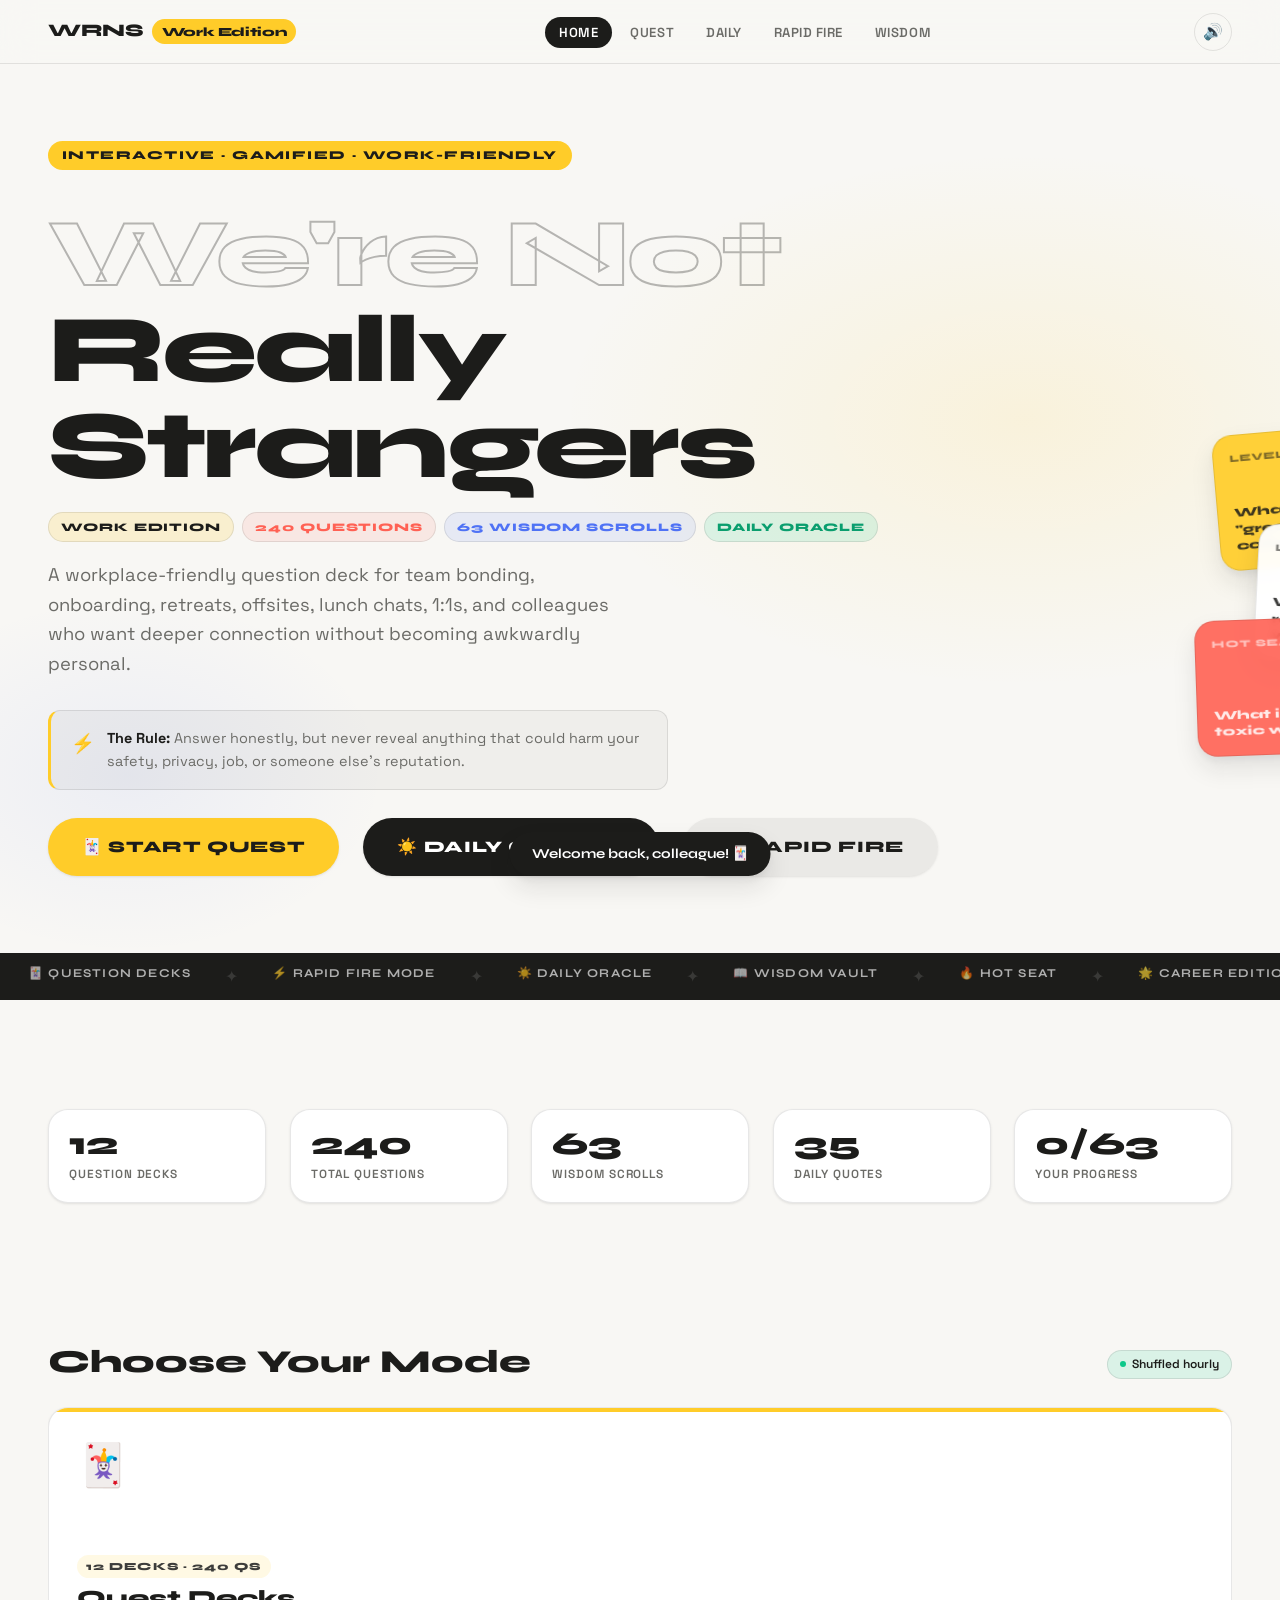
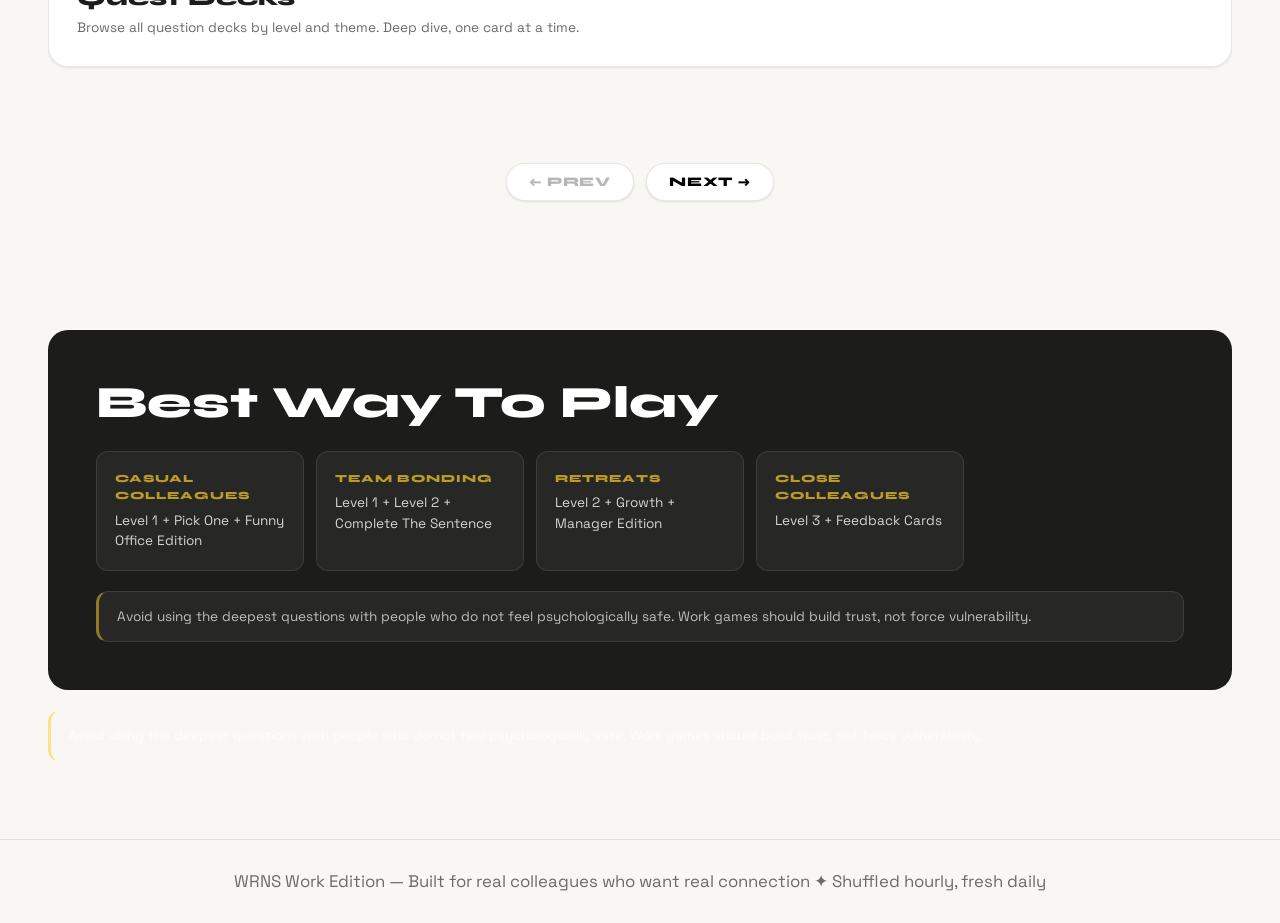
<file: index.html>
<!DOCTYPE html>
<html lang="en">
<head>
  <meta charset="UTF-8">
  <meta name="viewport" content="width=device-width, initial-scale=1.0">
  <meta name="description" content="We're Not Really Strangers: Work Edition — An interactive gamified adventure for workplace connection and wisdom.">
  <title>WRNS Work Edition 🃏</title>
  <link rel="stylesheet" href="css/main.css">
  <link rel="stylesheet" href="css/animations.css">
  <style>
    /* ── Hero ────────────────────────────────────────────────── */
    .landing-hero {
      min-height: calc(100dvh - 64px);
      display: flex;
      flex-direction: column;
      justify-content: center;
      padding: var(--section-pad) 0;
      position: relative;
      overflow: hidden;
    }

    .hero-blobs { display: none; }
    .blob { display: none; }

    /* Subtle mesh background */
    .landing-hero::before {
      content: '';
      position: absolute;
      inset: 0;
      background:
        radial-gradient(ellipse 60% 50% at 80% 40%, rgba(255,204,41,0.12) 0%, transparent 60%),
        radial-gradient(ellipse 40% 40% at 10% 80%, rgba(79,114,245,0.07) 0%, transparent 50%);
      pointer-events: none;
      z-index: 0;
    }

    .hero-content { position: relative; z-index: 1; }

    .title-stack { position: relative; }

    .title-outline {
      font-family: var(--f-display);
      font-size: clamp(2.8rem, 7.5vw, 6.5rem);
      font-weight: 800;
      -webkit-text-stroke: 2px var(--c-black);
      color: transparent;
      line-height: 1;
      letter-spacing: -0.03em;
      display: block;
      opacity: 0.3;
    }

    .title-fill {
      font-family: var(--f-display);
      font-size: clamp(2.8rem, 7.5vw, 6.5rem);
      font-weight: 800;
      color: var(--c-black);
      line-height: 1;
      letter-spacing: -0.03em;
      display: block;
    }

    .title-badge-row {
      display: flex;
      gap: 8px;
      align-items: center;
      flex-wrap: wrap;
      margin: 18px 0;
    }

    .pill {
      display: inline-flex;
      align-items: center;
      gap: 5px;
      font-family: var(--f-display);
      font-size: 0.72rem;
      font-weight: 800;
      text-transform: uppercase;
      letter-spacing: 0.08em;
      padding: 5px 12px;
      border-radius: var(--radius-pill);
      border: var(--border);
    }

    .pill-y { background: rgba(255,204,41,0.18); color: var(--c-black); }
    .pill-c { background: rgba(255,97,84,0.1); color: var(--c-coral); }
    .pill-b { background: rgba(79,114,245,0.1); color: var(--c-blue); }
    .pill-m { background: rgba(13,200,138,0.12); color: #0a9e6e; }

    .rule-box {
      display: flex;
      align-items: flex-start;
      gap: 12px;
      background: rgba(28,28,26,0.04);
      border: var(--border);
      border-left: 3px solid var(--c-yellow);
      border-radius: var(--radius-sm);
      padding: 16px 20px;
      margin: 28px 0;
      max-width: 620px;
    }

    .rule-icon { font-size: 1.2rem; flex-shrink: 0; margin-top: 2px; }
    .rule-text { font-size: 0.9rem; line-height: 1.6; color: var(--c-muted); }
    .rule-text strong { color: var(--c-black); }

    /* Decorative cards */
    .deco-cards {
      position: absolute;
      right: clamp(20px, 5vw, 80px);
      top: 50%;
      transform: translateY(-50%);
      z-index: 1;
      display: none;
    }

    @media (min-width: 900px) {
      .deco-cards { display: block; }
    }

    .deco-card {
      width: 196px;
      height: 136px;
      border: var(--border);
      border-radius: var(--radius);
      box-shadow: var(--sh-lg);
      display: flex;
      flex-direction: column;
      justify-content: space-between;
      padding: 16px;
      position: absolute;
      font-family: var(--f-display);
      font-weight: 800;
      backdrop-filter: blur(4px);
    }

    .deco-card-1 {
      background: rgba(255,204,41,0.92);
      top: -80px; left: 0;
      transform: rotate(-5deg);
    }

    .deco-card-2 {
      background: rgba(255,255,255,0.95);
      top: 20px; left: 40px;
      transform: rotate(3deg);
    }

    .deco-card-3 {
      background: rgba(255,97,84,0.9);
      color: white;
      top: 110px; left: -20px;
      transform: rotate(-2deg);
    }

    .deco-q { font-size: 0.78rem; line-height: 1.3; opacity: 0.85; }
    .deco-lv { font-size: 0.62rem; text-transform: uppercase; letter-spacing: 0.1em; opacity: 0.55; }

    /* ── Modes section ─────────────────────────────────────── */
    .modes-section { padding: 32px 0; }

    /* ── Stats bar ─────────────────────────────────────────── */
    .stats-bar {
      display: flex;
      gap: var(--gap);
      flex-wrap: wrap;
      margin: 32px 0;
    }

    .stat-item {
      flex: 1;
      min-width: 130px;
      display: flex;
      flex-direction: column;
      padding: 18px 20px;
      border: var(--border);
      border-radius: var(--radius);
      background: var(--c-surface);
      box-shadow: var(--sh-sm);
    }

    .stat-val {
      font-family: var(--f-display);
      font-size: 2rem;
      font-weight: 800;
      line-height: 1;
    }

    .stat-label {
      font-size: 0.74rem;
      font-weight: 600;
      color: var(--c-muted);
      text-transform: uppercase;
      letter-spacing: 0.08em;
      margin-top: 5px;
    }

    /* ── How to play ───────────────────────────────────────── */
    .how-to-section {
      background: var(--c-black);
      color: var(--c-white);
      border-radius: var(--radius);
      padding: clamp(28px, 4vw, 48px);
      margin: 20px 0;
    }

    .how-to-grid {
      display: grid;
      grid-template-columns: repeat(auto-fill, minmax(180px, 1fr));
      gap: 12px;
      margin-top: 24px;
    }

    .how-to-item {
      background: rgba(255,255,255,0.05);
      border: 1px solid rgba(255,255,255,0.1);
      border-radius: var(--radius-sm);
      padding: 18px;
    }

    .how-to-label {
      font-family: var(--f-display);
      font-size: 0.68rem;
      font-weight: 800;
      text-transform: uppercase;
      letter-spacing: 0.1em;
      color: rgba(255,204,41,0.7);
      margin-bottom: 6px;
    }

    .how-to-value { font-size: 0.85rem; line-height: 1.5; color: rgba(255,255,255,0.8); }

    .how-to-note {
      margin-top: 20px;
      padding: 14px 18px;
      background: rgba(255,255,255,0.05);
      border: 1px solid rgba(255,255,255,0.1);
      border-left: 3px solid rgba(255,204,41,0.5);
      border-radius: var(--radius-sm);
      font-size: 0.85rem;
      line-height: 1.6;
      color: rgba(255,255,255,0.7);
    }

    /* ── Footer ────────────────────────────────────────────── */
    .footer {
      border-top: var(--border);
      padding: 28px 0;
      text-align: center;
      font-size: 0.82rem;
      color: var(--c-muted);
    }
  </style>
</head>
<body>

<!-- NAV -->
<nav class="nav" id="mainNav" role="navigation" aria-label="Main navigation">
  <div class="container">
    <a href="index.html" class="nav-logo" aria-label="WRNS Work Edition Home">
      <span>WRNS</span>
      <span class="logo-badge"><span class="badge-full">Work Edition</span><span class="badge-short">WE</span></span>
    </a>
    <ul class="nav-links" role="list">
      <li><a href="index.html" class="active">Home</a></li>
      <li><a href="pages/quest.html">Quest</a></li>
      <li><a href="pages/daily.html">Daily</a></li>
      <li><a href="pages/rapid-fire.html">Rapid Fire</a></li>
      <li><a href="pages/wisdom.html">Wisdom</a></li>
    </ul>
    <button class="nav-sound-btn" id="soundToggle" aria-label="Toggle sound" title="Toggle sound effects">🔊</button>
    <button class="nav-hamburger" id="hamburger" aria-label="Toggle menu" aria-expanded="false">
      <span></span><span></span><span></span>
    </button>
  </div>
</nav>

<!-- MOBILE MENU -->
<div class="nav-mobile-menu" id="mobileMenu" role="navigation" aria-label="Mobile navigation">
  <a href="index.html">🏠 Home</a>
  <a href="pages/quest.html">🃏 Quest Decks</a>
  <a href="pages/daily.html">☀️ Daily Oracle</a>
  <a href="pages/rapid-fire.html">⚡ Rapid Fire</a>
  <a href="pages/wisdom.html">📖 Wisdom Vault</a>
</div>

<!-- HERO -->
<main class="page">
  <section class="landing-hero">
    <div class="hero-blobs" aria-hidden="true">
      <div class="blob blob-1 float-a"></div>
      <div class="blob blob-2 float-b"></div>
      <div class="blob blob-3 float-c"></div>
    </div>

      <div class="container hero-content">
      <div class="flex" style="gap: 40px; align-items: center;">
        <div style="flex: 1; min-width: 0;">
          <span class="hero-eyebrow anim-hero-badge">Interactive · Gamified · Work-Friendly</span>

          <div class="title-stack anim-hero-title" style="margin: 16px 0;">
            <span class="title-outline">We're Not</span>
            <span class="title-fill">Really Strangers</span>
            <div class="title-badge-row">
              <span class="pill pill-y">Work Edition</span>
              <span class="pill pill-c">240 Questions</span>
              <span class="pill pill-b">63 Wisdom Scrolls</span>
              <span class="pill pill-m">Daily Oracle</span>
            </div>
          </div>

          <p class="hero-sub anim-hero-sub">
            A workplace-friendly question deck for team bonding, onboarding, retreats, offsites, lunch chats, 1:1s, and colleagues who want deeper connection without becoming awkwardly personal.
          </p>

          <div class="rule-box anim-hero-sub">
            <span class="rule-icon">⚡</span>
            <p class="rule-text">
              <strong>The Rule:</strong> Answer honestly, but never reveal anything that could harm your safety, privacy, job, or someone else's reputation.
            </p>
          </div>

          <div class="flex gap-md anim-hero-cta" style="flex-wrap: wrap;">
            <a href="pages/quest.html" class="btn btn-yellow btn-lg">🃏 Start Quest</a>
            <a href="pages/daily.html" class="btn btn-black btn-lg">☀️ Daily Oracle</a>
            <a href="pages/rapid-fire.html" class="btn btn-ghost btn-lg">⚡ Rapid Fire</a>
          </div>
        </div>

        <!-- Decorative floating cards -->
        <div class="deco-cards" aria-hidden="true">
          <div class="deco-card deco-card-1 float-a">
            <span class="deco-lv">Level 1</span>
            <span class="deco-q">What is your "green flag" in a colleague?</span>
          </div>
          <div class="deco-card deco-card-2 float-b">
            <span class="deco-lv">Level 3</span>
            <span class="deco-q">What is your relationship with ambition?</span>
          </div>
          <div class="deco-card deco-card-3 float-c">
            <span class="deco-lv">Hot Seat 🔥</span>
            <span class="deco-q">What is your toxic work trait?</span>
          </div>
        </div>
      </div>
    </div>
  </section>

  <!-- MARQUEE BAND -->
  <div class="marquee-wrap" aria-hidden="true">
    <div class="marquee-track">
      <span class="marquee-item">🃏 Question Decks</span>
      <span class="marquee-sep">✦</span>
      <span class="marquee-item">⚡ Rapid Fire Mode</span>
      <span class="marquee-sep">✦</span>
      <span class="marquee-item">☀️ Daily Oracle</span>
      <span class="marquee-sep">✦</span>
      <span class="marquee-item">📖 Wisdom Vault</span>
      <span class="marquee-sep">✦</span>
      <span class="marquee-item">🔥 Hot Seat</span>
      <span class="marquee-sep">✦</span>
      <span class="marquee-item">🌟 Career Edition</span>
      <span class="marquee-sep">✦</span>
      <span class="marquee-item">🍜 ASEAN Edition</span>
      <span class="marquee-sep">✦</span>
      <span class="marquee-item">👑 Manager Edition</span>
      <span class="marquee-sep">✦</span>
      <!-- Duplicate for seamless loop -->
      <span class="marquee-item">🃏 Question Decks</span>
      <span class="marquee-sep">✦</span>
      <span class="marquee-item">⚡ Rapid Fire Mode</span>
      <span class="marquee-sep">✦</span>
      <span class="marquee-item">☀️ Daily Oracle</span>
      <span class="marquee-sep">✦</span>
      <span class="marquee-item">📖 Wisdom Vault</span>
      <span class="marquee-sep">✦</span>
      <span class="marquee-item">🔥 Hot Seat</span>
      <span class="marquee-sep">✦</span>
      <span class="marquee-item">🌟 Career Edition</span>
      <span class="marquee-sep">✦</span>
      <span class="marquee-item">🍜 ASEAN Edition</span>
      <span class="marquee-sep">✦</span>
      <span class="marquee-item">👑 Manager Edition</span>
      <span class="marquee-sep">✦</span>
    </div>
  </div>

  <!-- STATS BAR -->
  <section class="section" aria-label="Content statistics">
    <div class="container">
      <div class="stats-bar stagger">
        <div class="stat-item">
          <span class="stat-val">12</span>
          <span class="stat-label">Question Decks</span>
        </div>
        <div class="stat-item">
          <span class="stat-val">240</span>
          <span class="stat-label">Total Questions</span>
        </div>
        <div class="stat-item">
          <span class="stat-val">63</span>
          <span class="stat-label">Wisdom Scrolls</span>
        </div>
        <div class="stat-item">
          <span class="stat-val">35</span>
          <span class="stat-label">Daily Quotes</span>
        </div>
        <div class="stat-item">
          <span class="stat-val" id="statReadCount">0</span>
          <span class="stat-label">Your Progress</span>
        </div>
      </div>
    </div>
  </section>

  <!-- MODE CARDS -->
  <section class="modes-section" aria-label="Game modes">
    <div class="container">
      <div class="section-header">
        <h2 class="section-title">Choose Your Mode</h2>
        <span class="hour-badge"><span class="dot"></span> Shuffled hourly</span>
      </div>
      <div id="mode-carousel" class="mode-carousel"></div>
    </div>
  </section>

  <!-- HOW TO PLAY -->
  <section class="section" aria-label="How to play guide">
    <div class="container">
        <div class="how-to-section">
        <h2>Best Way To Play</h2>
        <div class="how-to-grid stagger">
          <div class="how-to-item">
            <div class="how-to-label">Casual colleagues</div>
            <div class="how-to-value">Level 1 + Pick One + Funny Office Edition</div>
          </div>
          <div class="how-to-item">
            <div class="how-to-label">Team bonding</div>
            <div class="how-to-value">Level 1 + Level 2 + Complete The Sentence</div>
          </div>
          <div class="how-to-item">
            <div class="how-to-label">Retreats</div>
            <div class="how-to-value">Level 2 + Growth + Manager Edition</div>
          </div>
          <div class="how-to-item">
            <div class="how-to-label">Close colleagues</div>
            <div class="how-to-value">Level 3 + Feedback Cards</div>
          </div>
        </div>
        <p class="how-to-note">
          Avoid using the deepest questions with people who do not feel psychologically safe. Work games should build trust, not force vulnerability.
        </p>
      </div>
        <p class="how-to-note">
          Avoid using the deepest questions with people who do not feel psychologically safe. Work games should build trust, not force vulnerability.
        </p>
      </div>
    </div>
  </section>

  <footer class="footer">
    <div class="container">
      <p>WRNS Work Edition — Built for real colleagues who want real connection ✦ Shuffled hourly, fresh daily</p>
    </div>
  </footer>
</main>

<!-- TOAST -->
<div class="toast" id="toast" role="status" aria-live="polite"></div>

<script src="js/data.js"></script>
<script src="js/engine.js"></script>
<script src="js/sounds.js"></script>
<script src="js/carousel.js"></script>
<script>
  // ── Init ─────────────────────────────────────────────────────
  document.addEventListener('DOMContentLoaded', () => {
    Sounds.init();

    // Initialize mode carousel
    const modeData = [
      {
        href: 'pages/quest.html',
        color: 'var(--c-yellow)',
        bgColor: 'var(--c-yellow)',
        emoji: '🃏',
        badge: '12 Decks · 240 Qs',
        badgeStyle: 'background: rgba(255,204,41,0.15); color: var(--c-black);',
        title: 'Quest Decks',
        desc: 'Browse all question decks by level and theme. Deep dive, one card at a time.'
      },
      {
        href: 'pages/daily.html',
        color: 'var(--c-coral)',
        bgColor: 'var(--c-coral)',
        emoji: '☀️',
        badge: 'Fresh Every Day',
        badgeStyle: 'background: rgba(255,97,84,0.1); color: var(--c-coral);',
        title: 'Daily Oracle',
        desc: 'Your daily question and quote — seeded to today\'s date. New every midnight.'
      },
      {
        href: 'pages/rapid-fire.html',
        color: 'var(--c-blue)',
        bgColor: 'var(--c-blue)',
        emoji: '⚡',
        badge: 'Timed · Scored',
        badgeStyle: 'background: rgba(79,114,245,0.1); color: var(--c-blue);',
        title: 'Rapid Fire',
        desc: 'Speed through questions. Got It or Skip. Race against time. Get your score.'
      },
      {
        href: 'pages/wisdom.html',
        color: 'var(--c-purple)',
        bgColor: 'var(--c-purple)',
        emoji: '📖',
        badge: '63 Scrolls',
        badgeStyle: 'background: rgba(123,92,245,0.1); color: var(--c-purple);',
        title: 'Wisdom Vault',
        desc: 'The complete Work Wisdom Playbook. Every insight, tactic, and truth — all 63 sections.'
      }
    ];

    const modeCarouselRoot = document.getElementById('mode-carousel');
    const modeCarousel = new Carousel(modeCarouselRoot, modeData, {
      renderCard: (item) => {
        const card = document.createElement('a');
        card.href = item.href;
        card.className = 'mode-card';
        card.style.setProperty('--mode-color', item.color);
        card.innerHTML = `
          <div class="mode-card-bg" style="background: ${item.bgColor};"></div>
          <span class="mode-card-emoji">${item.emoji}</span>
          <div class="mode-card-content">
            <span class="mode-card-badge" style="${item.badgeStyle}">${item.badge}</span>
            <div class="mode-card-title">${item.title}</div>
            <div class="mode-card-desc">${item.desc}</div>
          </div>
        `;
        return card;
      },
      onFlip: (idx, item) => {
        Sounds.playWhoosh();
        // Apply 3D tilt to new card
        const newCard = modeCarouselRoot.querySelector('.mode-card');
        if (newCard) {
          newCard.addEventListener('mousemove', (e) => {
            const rect = newCard.getBoundingClientRect();
            const cx = rect.left + rect.width / 2;
            const cy = rect.top + rect.height / 2;
            const dx = (e.clientX - cx) / (rect.width / 2);
            const dy = (e.clientY - cy) / (rect.height / 2);
            newCard.style.transform = `translate(-4px,-4px) rotateY(${dx * 6}deg) rotateX(${-dy * 6}deg)`;
          });
          newCard.addEventListener('mouseleave', () => {
            newCard.style.transform = '';
          });
          // Click sound
          newCard.addEventListener('click', () => Sounds.playLevelUp());
        }
      }
    });

    // Apply 3D tilt to initial card
    const initialCard = modeCarouselRoot.querySelector('.mode-card');
    if (initialCard) {
      initialCard.addEventListener('mousemove', (e) => {
        const rect = initialCard.getBoundingClientRect();
        const cx = rect.left + rect.width / 2;
        const cy = rect.top + rect.height / 2;
        const dx = (e.clientX - cx) / (rect.width / 2);
        const dy = (e.clientY - cy) / (rect.height / 2);
        initialCard.style.transform = `translate(-4px,-4px) rotateY(${dx * 6}deg) rotateX(${-dy * 6}deg)`;
      });
      initialCard.addEventListener('mouseleave', () => {
        initialCard.style.transform = '';
      });
      // Click sound
      initialCard.addEventListener('click', () => Sounds.playLevelUp());
    }

    // Enable swipe/drag for mode carousel
    modeCarousel.enableSwipe();

    // Hide carousel counter (no dots)
    const modeCounter = modeCarouselRoot.querySelector('.carousel-counter');
    if (modeCounter) {
      modeCounter.style.display = 'none';
    }

    // Sound toggle
    let soundOn = localStorage.getItem('wrns_sound') !== 'false';
    const soundBtn = document.getElementById('soundToggle');
    updateSoundBtn();

    soundBtn.addEventListener('click', () => {
      soundOn = !soundOn;
      localStorage.setItem('wrns_sound', soundOn);
      Sounds.setEnabled(soundOn);
      updateSoundBtn();
      if (soundOn) Sounds.playClick();
    });

    function updateSoundBtn() {
      soundBtn.textContent = soundOn ? '🔊' : '🔇';
      Sounds.setEnabled(soundOn);
    }

    // Hamburger
    const hamburger = document.getElementById('hamburger');
    const mobileMenu = document.getElementById('mobileMenu');
    hamburger.addEventListener('click', () => {
      const open = hamburger.classList.toggle('open');
      hamburger.setAttribute('aria-expanded', open);
      mobileMenu.classList.toggle('open', open);
      Sounds.playClick();
    });

    // Close mobile menu on link click
    mobileMenu.querySelectorAll('a').forEach(a => {
      a.addEventListener('click', () => {
        hamburger.classList.remove('open');
        hamburger.setAttribute('aria-expanded', false);
        mobileMenu.classList.remove('open');
      });
    });

    // Progress count
    document.getElementById('statReadCount').textContent =
      `${Engine.getReadCount()}/${WISDOM_SECTIONS.length}`;

    // 3D card tilt (for deck cards only - mode cards handled in carousel)
    document.querySelectorAll('.deck-card').forEach(card => {
      card.addEventListener('mousemove', (e) => {
        const rect = card.getBoundingClientRect();
        const cx = rect.left + rect.width / 2;
        const cy = rect.top + rect.height / 2;
        const dx = (e.clientX - cx) / (rect.width / 2);
        const dy = (e.clientY - cy) / (rect.height / 2);
        card.style.transform = `translate(-4px,-4px) rotateY(${dx * 6}deg) rotateX(${-dy * 6}deg)`;
      });
      card.addEventListener('mouseleave', () => {
        card.style.transform = '';
      });
    });

    // Scroll fade-in
    const io = new IntersectionObserver((entries) => {
      entries.forEach(e => { if (e.isIntersecting) { e.target.classList.add('visible'); io.unobserve(e.target); } });
    }, { threshold: 0.1 });
    document.querySelectorAll('.fade-in').forEach(el => io.observe(el));

    showToast('Welcome back, colleague! 🃏');
  });

  function showToast(msg, dur = 2500) {
    const t = document.getElementById('toast');
    t.textContent = msg;
    t.classList.add('show');
    setTimeout(() => t.classList.remove('show'), dur);
  }
</script>
</body>
</html>
</file>
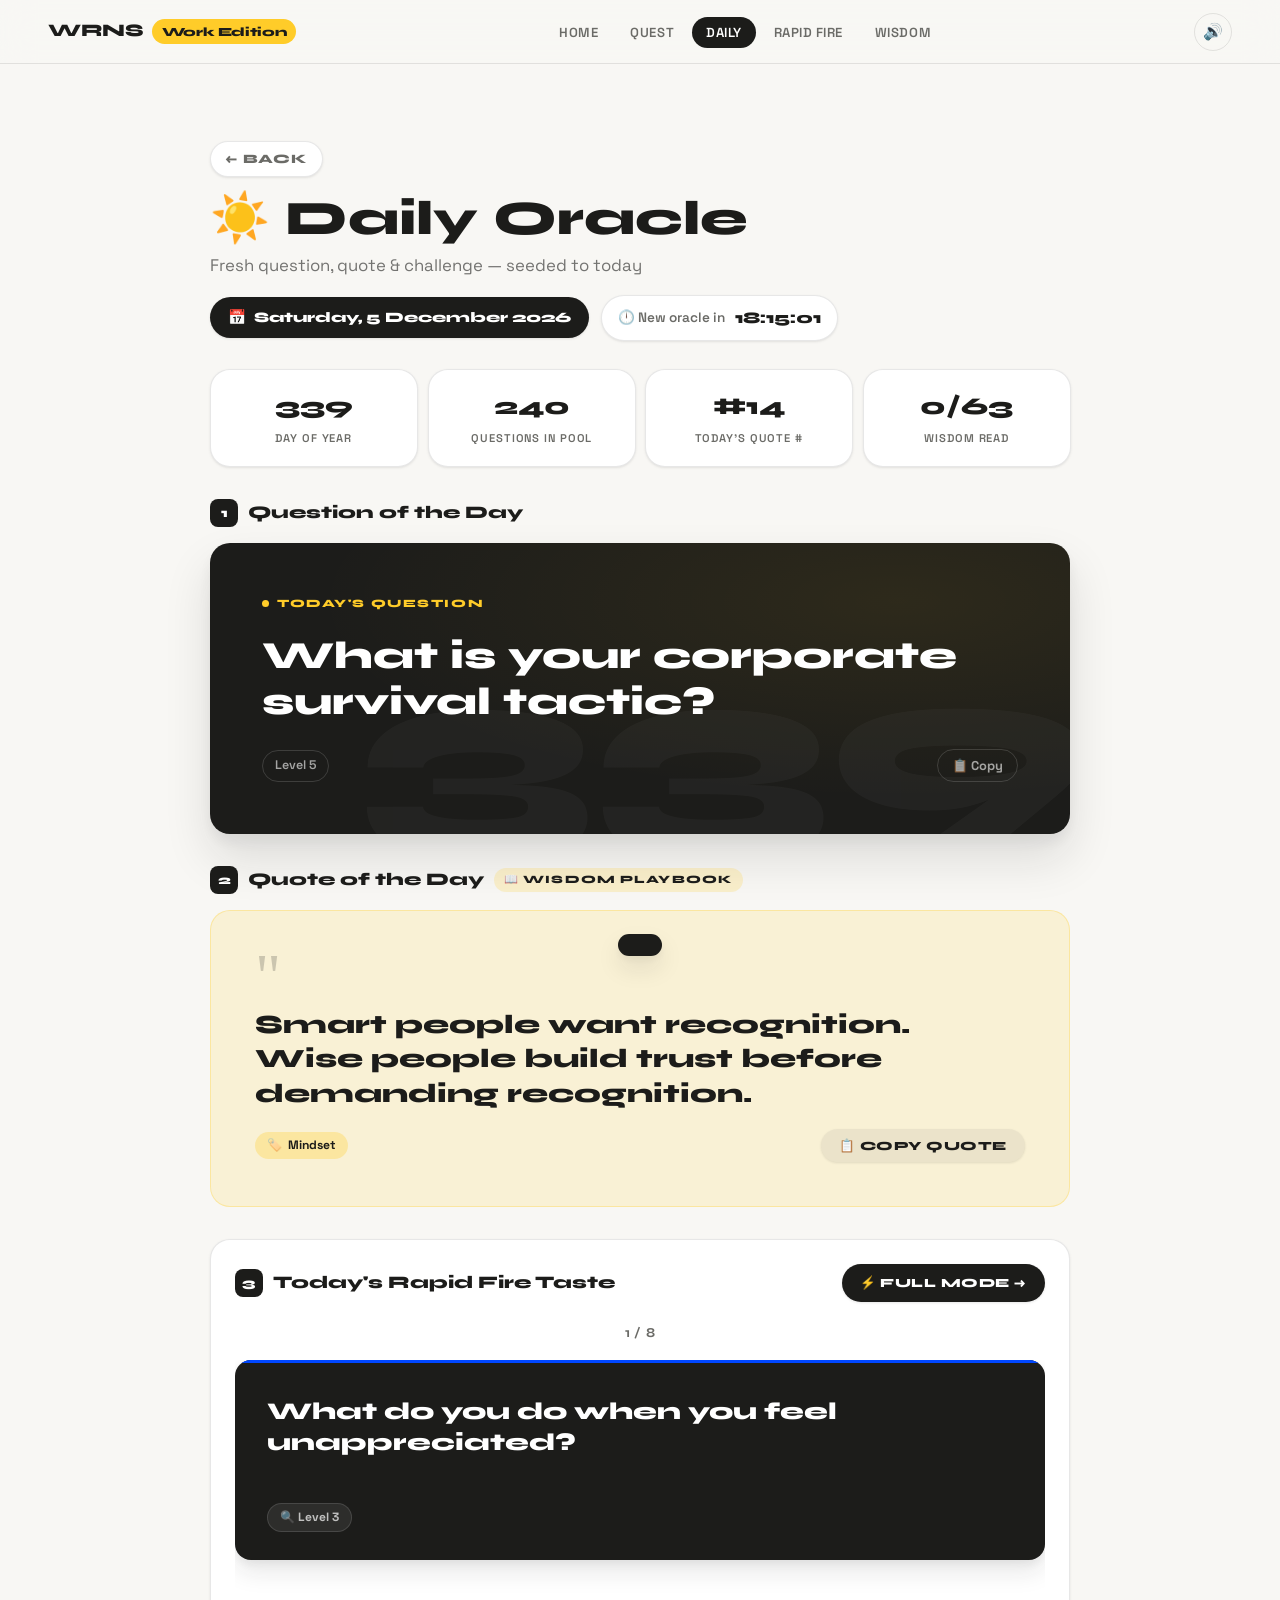
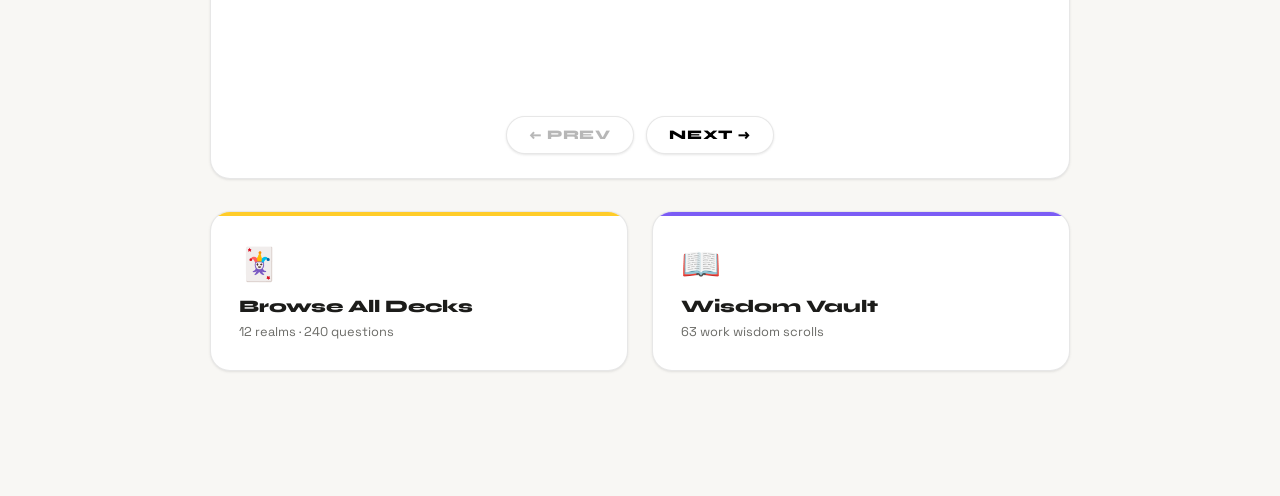
<file: pages/daily.html>
<!DOCTYPE html>
<html lang="en">
<head>
  <meta charset="UTF-8">
  <meta name="viewport" content="width=device-width, initial-scale=1.0">
  <title>Daily Oracle — WRNS Work Edition</title>
  <link rel="stylesheet" href="../css/main.css">
  <link rel="stylesheet" href="../css/animations.css">
  <style>
    .daily-page {
      max-width: 860px;
      margin: 0 auto;
    }

    .date-display {
      display: flex;
      align-items: center;
      gap: 12px;
      flex-wrap: wrap;
    }

    .date-chip {
      display: inline-flex;
      align-items: center;
      gap: 8px;
      font-family: var(--f-display);
      font-size: 0.9rem;
      font-weight: 800;
      padding: 9px 18px;
      border-radius: var(--radius-pill);
      background: var(--c-black);
      color: var(--c-white);
      box-shadow: var(--sh-sm);
    }

    /* Countdown to next day */
    .next-oracle {
      display: flex;
      align-items: center;
      gap: 10px;
      padding: 9px 16px;
      border: var(--border);
      border-radius: var(--radius-pill);
      background: var(--c-surface);
      box-shadow: var(--sh-sm);
      font-size: 0.85rem;
      font-weight: 600;
      color: var(--c-muted);
      flex-wrap: wrap;
    }

    .next-oracle-time {
      font-family: var(--f-display);
      font-size: 1rem;
      font-weight: 800;
      color: var(--c-black);
    }

    /* Daily Q card */
    .daily-q-card {
      background: var(--c-black);
      color: var(--c-white);
      border-radius: var(--radius);
      padding: clamp(28px, 5vw, 52px);
      position: relative;
      overflow: hidden;
      box-shadow: var(--sh-xl);
      min-height: 280px;
      display: flex;
      flex-direction: column;
      justify-content: space-between;
    }

    .daily-q-card::before {
      content: '';
      position: absolute;
      inset: 0;
      background: radial-gradient(ellipse at 80% 20%, rgba(255,204,41,0.08) 0%, transparent 60%);
      pointer-events: none;
    }

    .daily-q-label {
      display: flex;
      align-items: center;
      gap: 8px;
      font-family: var(--f-display);
      font-size: 0.7rem;
      font-weight: 800;
      text-transform: uppercase;
      letter-spacing: 0.14em;
      color: var(--c-yellow);
      margin-bottom: 20px;
      flex-shrink: 0;
    }

    .daily-q-label .live-dot {
      width: 7px;
      height: 7px;
      background: var(--c-yellow);
      border-radius: 50%;
      animation: pulse 1.5s infinite;
    }

    .daily-q-text {
      font-family: var(--f-display);
      font-size: clamp(1.5rem, 4vw, 2.4rem);
      font-weight: 800;
      line-height: 1.2;
      flex: 1;
      display: flex;
      align-items: center;
      position: relative;
      z-index: 1;
    }

    .daily-q-footer {
      display: flex;
      align-items: center;
      justify-content: space-between;
      margin-top: 24px;
      flex-wrap: wrap;
      gap: 10px;
      flex-shrink: 0;
    }

    .daily-q-deck {
      display: inline-flex;
      align-items: center;
      gap: 6px;
      padding: 5px 12px;
      border: 1.5px solid rgba(255,255,255,0.15);
      border-radius: var(--radius-pill);
      font-size: 0.78rem;
      font-weight: 600;
      color: rgba(255,255,255,0.6);
    }

    .daily-q-share {
      display: inline-flex;
      align-items: center;
      gap: 6px;
      padding: 7px 14px;
      border: 1.5px solid rgba(255,255,255,0.15);
      border-radius: var(--radius-pill);
      font-size: 0.8rem;
      font-weight: 700;
      color: rgba(255,255,255,0.6);
      cursor: pointer;
      transition: border-color var(--t-fast), color var(--t-fast);
      background: none;
      font-family: var(--f-body);
    }

    .daily-q-share:hover {
      border-color: var(--c-yellow);
      color: var(--c-yellow);
    }

    .big-bg-num {
      position: absolute;
      right: -20px;
      bottom: -30px;
      font-family: var(--f-display);
      font-size: clamp(8rem, 20vw, 14rem);
      font-weight: 800;
      color: white;
      opacity: 0.03;
      line-height: 1;
      pointer-events: none;
      user-select: none;
    }

    /* Quote card */
    .quote-block {
      background: rgba(255,204,41,0.15);
      border: 1px solid rgba(255,204,41,0.3);
      border-radius: var(--radius);
      padding: clamp(24px, 4vw, 44px);
      position: relative;
      overflow: hidden;
      min-height: 180px;
      display: flex;
      flex-direction: column;
      justify-content: space-between;
    }

    .quote-marks {
      font-family: serif;
      font-size: 4rem;
      line-height: 0.7;
      opacity: 0.2;
      margin-bottom: 8px;
      display: block;
      color: var(--c-black);
    }

    .quote-text {
      font-family: var(--f-display);
      font-size: clamp(1.1rem, 2.8vw, 1.65rem);
      font-weight: 800;
      line-height: 1.3;
      flex: 1;
      color: var(--c-black);
    }

    .quote-footer {
      margin-top: 18px;
      display: flex;
      align-items: center;
      justify-content: space-between;
      flex-wrap: wrap;
      gap: 10px;
    }

    .quote-tag-pill {
      display: inline-flex;
      align-items: center;
      gap: 6px;
      padding: 4px 12px;
      border-radius: var(--radius-pill);
      background: rgba(255,204,41,0.3);
      font-size: 0.76rem;
      font-weight: 700;
    }

    .quote-src { font-size: 0.76rem; font-weight: 600; color: var(--c-muted); }

    /* Daily stats row */
    .daily-meta-row {
      display: grid;
      grid-template-columns: repeat(auto-fit, minmax(140px, 1fr));
      gap: 10px;
    }

    .daily-meta-card {
      display: flex;
      flex-direction: column;
      align-items: center;
      justify-content: center;
      padding: 18px 14px;
      border: var(--border);
      border-radius: var(--radius);
      background: var(--c-surface);
      box-shadow: var(--sh-sm);
      text-align: center;
      gap: 4px;
    }

    .daily-meta-val {
      font-family: var(--f-display);
      font-size: 1.5rem;
      font-weight: 800;
    }

    .daily-meta-lbl {
      font-size: 0.7rem;
      font-weight: 600;
      color: var(--c-muted);
      text-transform: uppercase;
      letter-spacing: 0.08em;
    }

    /* Rapid fire preview container */
    .reflection-section {
      border: var(--border);
      border-radius: var(--radius);
      background: var(--c-surface);
      padding: 24px;
      box-shadow: var(--sh-sm);
    }

    /* Section labels */
    .section-label {
      display: flex;
      align-items: center;
      gap: 10px;
      font-family: var(--f-display);
      font-size: 1.1rem;
      font-weight: 800;
      margin-bottom: 16px;
    }

    .section-label .num {
      display: flex;
      align-items: center;
      justify-content: center;
      width: 28px;
      height: 28px;
      background: var(--c-black);
      color: var(--c-white);
      border-radius: 8px;
      font-size: 0.8rem;
      font-weight: 800;
      flex-shrink: 0;
    }
  </style>
</head>
<body>

<!-- NAV -->
<nav class="nav" id="mainNav" role="navigation" aria-label="Main navigation">
  <div class="container">
    <a href="../index.html" class="nav-logo" aria-label="WRNS Work Edition Home">
      <span>WRNS</span>
      <span class="logo-badge"><span class="badge-full">Work Edition</span><span class="badge-short">WE</span></span>
    </a>
    <ul class="nav-links" role="list">
      <li><a href="../index.html">Home</a></li>
      <li><a href="quest.html">Quest</a></li>
      <li><a href="daily.html" class="active">Daily</a></li>
      <li><a href="rapid-fire.html">Rapid Fire</a></li>
      <li><a href="wisdom.html">Wisdom</a></li>
    </ul>
    <button class="nav-sound-btn" id="soundToggle" aria-label="Toggle sound">🔊</button>
    <button class="nav-hamburger" id="hamburger" aria-label="Toggle menu" aria-expanded="false">
      <span></span><span></span><span></span>
    </button>
  </div>
</nav>
<div class="nav-mobile-menu" id="mobileMenu">
  <a href="../index.html">🏠 Home</a>
  <a href="quest.html">🃏 Quest Decks</a>
  <a href="daily.html">☀️ Daily Oracle</a>
  <a href="rapid-fire.html">⚡ Rapid Fire</a>
  <a href="wisdom.html">📖 Wisdom Vault</a>
</div>

<main class="page">
  <div class="container section daily-page">

    <!-- Header -->
    <div class="section-header page-enter" style="align-items: flex-start;">
      <div>
        <a href="../index.html" class="back-link">← Back</a>
        <h1 style="margin-top: 16px; font-size: clamp(1.8rem, 4vw, 3rem);">☀️ Daily Oracle</h1>
        <p style="opacity: 0.6; margin-top: 6px;">Fresh question, quote & challenge — seeded to today</p>
      </div>
      <div class="date-display">
        <div class="date-chip">📅 <span id="todayDate">—</span></div>
        <div class="next-oracle">
          🕛 New oracle in <span class="next-oracle-time" id="countdownTime">—</span>
        </div>
      </div>
    </div>

    <!-- Daily stats -->
    <div class="daily-meta-row stagger" style="margin-bottom: 32px;">
      <div class="daily-meta-card">
        <span class="daily-meta-val" id="dayNum">—</span>
        <span class="daily-meta-lbl">Day of Year</span>
      </div>
      <div class="daily-meta-card">
        <span class="daily-meta-val" id="qTotal">240</span>
        <span class="daily-meta-lbl">Questions in Pool</span>
      </div>
      <div class="daily-meta-card">
        <span class="daily-meta-val" id="quoteNum">—</span>
        <span class="daily-meta-lbl">Today's Quote #</span>
      </div>
      <div class="daily-meta-card">
        <span class="daily-meta-val" id="wisdomRead">—</span>
        <span class="daily-meta-lbl">Wisdom Read</span>
      </div>
    </div>

    <!-- 1. Question of the Day -->
    <div style="margin-bottom: 32px;" class="page-enter">
      <div class="section-label">
        <span class="num">1</span>
        <span>Question of the Day</span>
      </div>
      <div class="daily-q-card bounce-in" id="dailyQCard">
        <div>
          <div class="daily-q-label">
            <span class="live-dot"></span>
            Today's Question
          </div>
          <div class="daily-q-text" id="dailyQText">Loading…</div>
        </div>
        <div class="big-bg-num" aria-hidden="true" id="dailyQBgNum">?</div>
        <div class="daily-q-footer">
          <span class="daily-q-deck" id="dailyQDeck">—</span>
          <button class="daily-q-share" id="shareQBtn" aria-label="Copy question">📋 Copy</button>
        </div>
      </div>
    </div>

    <!-- 2. Quote of the Day -->
    <div style="margin-bottom: 32px;" class="page-enter">
      <div class="section-label">
        <span class="num">2</span>
        <span>Quote of the Day</span>
        <span class="badge" style="background: rgba(255,204,41,0.2); color: var(--c-black);">📖 Wisdom Playbook</span>
      </div>
      <div class="quote-block">
        <span class="quote-marks">"</span>
        <div class="quote-text" id="dailyQuoteText">Loading…</div>
        <div class="quote-footer">
          <span class="quote-tag-pill">🏷️ <span id="dailyQuoteTag">—</span></span>
          <button class="btn btn-ghost btn-sm" id="shareQuoteBtn" aria-label="Copy quote">📋 Copy Quote</button>
        </div>
      </div>
    </div>

    <!-- 3. Bonus: Rapid fire preview -->
    <div class="reflection-section page-enter" style="margin-bottom: 32px;">
      <div style="display: flex; align-items: center; justify-content: space-between; flex-wrap: wrap; gap: 12px; margin-bottom: 20px;">
        <div class="section-label" style="margin-bottom: 0;">
          <span class="num">3</span>
          <span>Today's Rapid Fire Taste</span>
        </div>
        <a href="rapid-fire.html" class="btn btn-black btn-sm">⚡ Full Mode →</a>
      </div>
      <div id="bonusCarouselWrap">
        <div id="bonusCarousel"></div>
      </div>
    </div>

    <!-- 4. Navigate to more -->
    <div class="grid-2 stagger" style="margin-bottom: 48px; gap: var(--gap);">
      <a href="quest.html" class="mode-card" style="height: 160px; text-decoration: none; color: inherit; --mode-color: var(--c-yellow);">
        <div class="mode-card-bg" style="background: var(--c-yellow);"></div>
        <span class="mode-card-emoji" style="font-size: 2rem;">🃏</span>
        <div class="mode-card-content">
          <div class="mode-card-title" style="font-size: 1.1rem;">Browse All Decks</div>
          <div class="mode-card-desc" style="font-size: 0.8rem;">12 realms · 240 questions</div>
        </div>
        <span class="mode-card-arrow" style="bottom: 20px; right: 20px;">→</span>
      </a>
      <a href="wisdom.html" class="mode-card" style="height: 160px; text-decoration: none; color: inherit; --mode-color: var(--c-purple);">
        <div class="mode-card-bg" style="background: var(--c-purple);"></div>
        <span class="mode-card-emoji" style="font-size: 2rem;">📖</span>
        <div class="mode-card-content">
          <div class="mode-card-title" style="font-size: 1.1rem;">Wisdom Vault</div>
          <div class="mode-card-desc" style="font-size: 0.8rem;">63 work wisdom scrolls</div>
        </div>
        <span class="mode-card-arrow" style="bottom: 20px; right: 20px;">→</span>
      </a>
    </div>

  </div>
</main>

<div class="toast" id="toast" role="status" aria-live="polite"></div>

<script src="../js/data.js"></script>
<script src="../js/engine.js"></script>
<script src="../js/sounds.js"></script>
<script src="../js/carousel.js"></script>
<script>
document.addEventListener('DOMContentLoaded', () => {
  Sounds.init();
  const soundOn = localStorage.getItem('wrns_sound') !== 'false';
  Sounds.setEnabled(soundOn);
  document.getElementById('soundToggle').textContent = soundOn ? '🔊' : '🔇';
  document.getElementById('soundToggle').addEventListener('click', function() {
    const on = localStorage.getItem('wrns_sound') !== 'false';
    const next = !on;
    localStorage.setItem('wrns_sound', next);
    Sounds.setEnabled(next);
    this.textContent = next ? '🔊' : '🔇';
    if (next) Sounds.playClick();
  });

  // Hamburger
  const hamburger = document.getElementById('hamburger');
  const mobileMenu = document.getElementById('mobileMenu');
  hamburger.addEventListener('click', () => {
    const open = hamburger.classList.toggle('open');
    hamburger.setAttribute('aria-expanded', open);
    mobileMenu.classList.toggle('open', open);
  });

  // Date display
  const now = new Date();
  const opts = { weekday: 'long', year: 'numeric', month: 'long', day: 'numeric' };
  document.getElementById('todayDate').textContent = now.toLocaleDateString('en-SG', opts);

  // Day of year
  const start = new Date(now.getFullYear(), 0, 0);
  const diff = now - start;
  const dayOfYear = Math.floor(diff / (1000 * 60 * 60 * 24));
  document.getElementById('dayNum').textContent = dayOfYear;

  // Countdown to midnight
  function updateCountdown() {
    document.getElementById('countdownTime').textContent =
      Engine.formatCountdown(Engine.msToMidnight());
  }
  updateCountdown();
  setInterval(updateCountdown, 1000);

  // Daily question
  const dq = Engine.getDailyQuestion();
  document.getElementById('dailyQText').textContent = dq.q;
  document.getElementById('dailyQDeck').textContent = `${dq.deck}`;
  document.getElementById('dailyQBgNum').textContent = dayOfYear;

  // Daily quote
  const dqt = Engine.getDailyQuote();
  document.getElementById('dailyQuoteText').textContent = dqt.text;
  document.getElementById('dailyQuoteTag').textContent = dqt.tag;

  // Quote number (index in array)
  const qIdx = QUOTES.findIndex(q => q.text === dqt.text);
  document.getElementById('quoteNum').textContent = `#${qIdx + 1}`;

  // Wisdom read count
  document.getElementById('wisdomRead').textContent =
    `${Engine.getReadCount()}/${WISDOM_SECTIONS.length}`;

  // Share / copy
  document.getElementById('shareQBtn').addEventListener('click', () => {
    navigator.clipboard.writeText(dq.q).then(() => {
      Sounds.playClick();
      showToast('📋 Question copied!');
    });
  });

  document.getElementById('shareQuoteBtn').addEventListener('click', () => {
    navigator.clipboard.writeText(`"${dqt.text}" — WRNS Wisdom Playbook`).then(() => {
      Sounds.playClick();
      showToast('📋 Quote copied!');
    });
  });

  // Bonus carousel: 5 random questions from today's seed
  const bonusQs = Engine.seededShuffle(ALL_QUESTIONS, Engine.getDaySeed() + 10).slice(0, 8);
  const bonusEl = document.getElementById('bonusCarousel');

  const bonusCarousel = new Carousel(bonusEl, bonusQs, {
    renderCard: (item) => {
      const el = document.createElement('div');
      const deck = DECKS.find(d => d.id === item.deckId);
      el.style.cssText = `
        background: var(--c-black);
        border-radius: 16px;
        padding: 28px 32px;
        min-height: 200px;
        display: flex;
        flex-direction: column;
        justify-content: space-between;
        box-shadow: var(--sh-lg);
        position: relative;
        overflow: hidden;
        color: white;
      `;
      el.innerHTML = `
        <div style="height: 3px; background: ${item.color}; position: absolute; top: 0; left: 0; right: 0; border-radius: 16px 16px 0 0;"></div>
        <div style="font-family: var(--f-display); font-size: clamp(1.1rem,3vw,1.5rem); font-weight: 800; line-height: 1.3; padding-top: 8px;">${item.q}</div>
        <div style="display: inline-flex; align-items: center; gap: 6px; padding: 4px 12px; border-radius: 999px; font-size: 0.75rem; font-weight: 700; background: rgba(255,255,255,0.08); border: 1px solid rgba(255,255,255,0.12); margin-top: 16px; align-self: flex-start; color: rgba(255,255,255,0.7);">
          ${deck ? deck.emoji : '🃏'} ${item.deck}
        </div>
      `;
      return el;
    }
  });
  bonusCarousel.enableSwipe();

  // Sound on page load
  setTimeout(() => Sounds.playReveal(), 400);

  // 3D tilt on daily card
  const dailyCard = document.getElementById('dailyQCard');
  dailyCard.addEventListener('mousemove', (e) => {
    const rect = dailyCard.getBoundingClientRect();
    const dx = (e.clientX - rect.left - rect.width / 2) / (rect.width / 2);
    const dy = (e.clientY - rect.top - rect.height / 2) / (rect.height / 2);
    dailyCard.style.transform = `perspective(800px) rotateY(${dx * 4}deg) rotateX(${-dy * 4}deg)`;
  });
  dailyCard.addEventListener('mouseleave', () => { dailyCard.style.transform = ''; });
});

function showToast(msg, dur = 2200) {
  const t = document.getElementById('toast');
  t.textContent = msg;
  t.classList.add('show');
  clearTimeout(t._timer);
  t._timer = setTimeout(() => t.classList.remove('show'), dur);
}
</script>
</body>
</html>
</file>
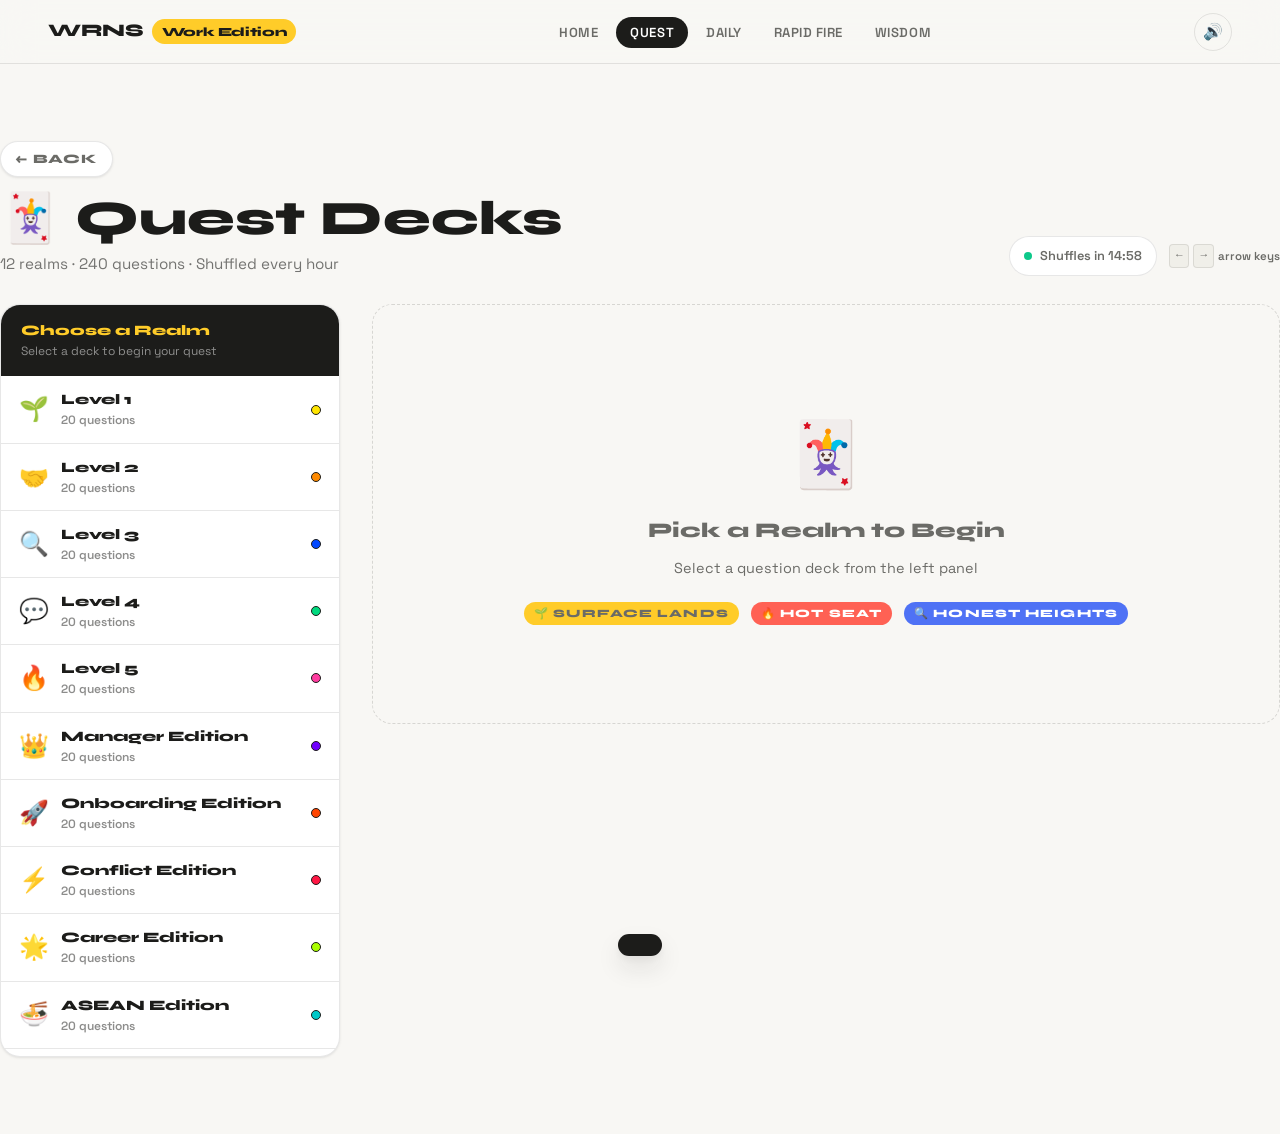
<file: pages/quest.html>
<!DOCTYPE html>
<html lang="en">
<head>
  <meta charset="UTF-8">
  <meta name="viewport" content="width=device-width, initial-scale=1.0">
  <title>Quest Decks — WRNS Work Edition</title>
  <link rel="stylesheet" href="../css/main.css">
  <link rel="stylesheet" href="../css/animations.css">
  <style>
    .quest-layout {
      display: grid;
      grid-template-columns: 340px 1fr;
      gap: 32px;
      align-items: start;
    }

    @media (max-width: 900px) {
      .quest-layout { grid-template-columns: 1fr; }
      .deck-panel { position: static !important; }
    }

    .deck-panel {
      position: sticky;
      top: 80px;
    }

    .deck-panel-inner {
      border: var(--border);
      border-radius: var(--radius);
      background: var(--c-surface);
      box-shadow: var(--sh-sm);
      overflow: hidden;
    }

    .deck-panel-header {
      padding: 18px 20px 14px;
      border-bottom: var(--border);
      background: var(--c-black);
      color: var(--c-white);
    }

    .deck-panel-header h3 {
      font-size: 0.9rem;
      color: var(--c-yellow);
      margin-bottom: 3px;
    }

    .deck-panel-header p {
      font-size: 0.75rem;
      opacity: 0.5;
    }

    .deck-list {
      overflow-y: auto;
      max-height: calc(100dvh - 220px);
      scrollbar-width: thin;
    }

    .deck-item {
      display: flex;
      align-items: center;
      gap: 12px;
      padding: 12px 18px;
      border-bottom: var(--border);
      cursor: pointer;
      transition: background var(--t-fast);
      user-select: none;
      -webkit-tap-highlight-color: transparent;
    }

    .deck-item:last-child { border-bottom: none; }

    .deck-item:hover { background: var(--c-cream); }

    .deck-item.active {
      background: rgba(255,204,41,0.15);
      border-left: 3px solid var(--c-yellow);
    }

    .deck-item-emoji { font-size: 1.5rem; }

    .deck-item-info { flex: 1; min-width: 0; }

    .deck-item-title {
      font-family: var(--f-display);
      font-size: 0.9rem;
      font-weight: 800;
      white-space: nowrap;
      overflow: hidden;
      text-overflow: ellipsis;
    }

    .deck-item-count {
      font-size: 0.75rem;
      opacity: 0.5;
      font-weight: 600;
    }

    .deck-item-dot {
      width: 10px;
      height: 10px;
      border-radius: 50%;
      border: 1.5px solid var(--c-black);
      flex-shrink: 0;
    }

    /* Card area */
    .card-area {
      min-height: 600px;
    }

    .card-area-empty {
      height: 420px;
      display: flex;
      flex-direction: column;
      align-items: center;
      justify-content: center;
      border: 1px dashed rgba(28,28,26,0.15);
      border-radius: var(--radius);
      gap: 14px;
      color: var(--c-muted);
    }

    .card-area-empty .empty-emoji { font-size: 4rem; }

    .card-area-empty h3 { font-size: 1.3rem; }

    .card-area-empty p { font-size: 0.9rem; }

    /* Active deck header */
    .active-deck-header {
      display: flex;
      align-items: center;
      justify-content: space-between;
      padding: 20px 28px;
      border: var(--border-thick);
      border-radius: var(--radius) var(--radius) 0 0;
      border-bottom: none;
      gap: 12px;
      flex-wrap: wrap;
    }

    .active-deck-title-wrap { display: flex; align-items: center; gap: 12px; }

    .active-deck-emoji { font-size: 2rem; }

    .active-deck-meta h3 { font-size: 1.1rem; line-height: 1.2; }
    .active-deck-meta p { font-size: 0.8rem; opacity: 0.55; margin-top: 2px; }

    .active-deck-actions { display: flex; align-items: center; gap: 10px; }

    /* Question card in carousel */
    .q-card-render {
      background: var(--c-white);
      border: var(--border-thick);
      border-radius: 0 0 var(--radius) var(--radius);
      border-top: var(--border);
      padding: 32px 36px;
      min-height: 320px;
      display: flex;
      flex-direction: column;
      position: relative;
      overflow: hidden;
    }

    .q-card-accent {
      position: absolute;
      top: 0; left: 0; right: 0;
      height: 5px;
    }

    .q-card-number {
      font-family: var(--f-display);
      font-size: 0.75rem;
      font-weight: 800;
      text-transform: uppercase;
      letter-spacing: 0.12em;
      opacity: 0.4;
      margin-bottom: 20px;
    }

    .q-card-text {
      font-family: var(--f-display);
      font-size: clamp(1.3rem, 3.5vw, 2rem);
      font-weight: 800;
      line-height: 1.25;
      flex: 1;
      display: flex;
      align-items: center;
    }

    .q-card-bottom {
      margin-top: 24px;
      display: flex;
      align-items: center;
      justify-content: space-between;
      flex-wrap: wrap;
      gap: 8px;
    }

    .q-deck-badge {
      display: inline-flex;
      align-items: center;
      gap: 6px;
      font-size: 0.78rem;
      font-weight: 700;
      text-transform: uppercase;
      letter-spacing: 0.08em;
      padding: 5px 12px;
      border: var(--border);
      border-radius: var(--radius-pill);
      box-shadow: var(--sh-sm);
    }

    .q-hint {
      font-size: 0.78rem;
      font-weight: 600;
      opacity: 0.4;
    }

    .realm-badge {
      display: inline-flex;
      align-items: center;
      gap: 6px;
      font-family: var(--f-display);
      font-size: 0.7rem;
      font-weight: 800;
      text-transform: uppercase;
      letter-spacing: 0.1em;
      padding: 3px 10px;
      border: var(--border);
      border-radius: var(--radius-pill);
      background: var(--c-cream);
    }

    /* Refresh notice */
    .refresh-notice {
      display: flex;
      align-items: center;
      gap: 8px;
      padding: 9px 14px;
      border: var(--border);
      border-radius: var(--radius-pill);
      background: var(--c-surface);
      font-size: 0.8rem;
      font-weight: 600;
      color: var(--c-muted);
    }

    .kbd-hint {
      display: inline-flex;
      align-items: center;
      gap: 4px;
      font-size: 0.72rem;
      color: var(--c-muted);
      font-weight: 600;
    }

    .kbd {
      display: inline-flex;
      align-items: center;
      justify-content: center;
      padding: 2px 6px;
      border: var(--border);
      border-radius: 4px;
      background: var(--c-cream);
      font-size: 0.68rem;
      font-family: monospace;
    }

    @media (max-width: 768px) {
      .kbd-hint { display: none; }
    }
  </style>
</head>
<body>

<!-- NAV -->
<nav class="nav" id="mainNav" role="navigation" aria-label="Main navigation">
  <div class="container">
    <a href="../index.html" class="nav-logo" aria-label="WRNS Work Edition Home">
      <span>WRNS</span>
      <span class="logo-badge"><span class="badge-full">Work Edition</span><span class="badge-short">WE</span></span>
    </a>
    <ul class="nav-links" role="list">
      <li><a href="../index.html">Home</a></li>
      <li><a href="quest.html" class="active">Quest</a></li>
      <li><a href="daily.html">Daily</a></li>
      <li><a href="rapid-fire.html">Rapid Fire</a></li>
      <li><a href="wisdom.html">Wisdom</a></li>
    </ul>
    <button class="nav-sound-btn" id="soundToggle" aria-label="Toggle sound">🔊</button>
    <button class="nav-hamburger" id="hamburger" aria-label="Toggle menu" aria-expanded="false">
      <span></span><span></span><span></span>
    </button>
  </div>
</nav>
<div class="nav-mobile-menu" id="mobileMenu">
  <a href="../index.html">🏠 Home</a>
  <a href="quest.html">🃏 Quest Decks</a>
  <a href="daily.html">☀️ Daily Oracle</a>
  <a href="rapid-fire.html">⚡ Rapid Fire</a>
  <a href="wisdom.html">📖 Wisdom Vault</a>
</div>

<main class="page">
  <div class="container section">

    <!-- Page header -->
    <div class="section-header page-enter">
      <div>
        <a href="../index.html" class="back-link">← Back</a>
        <h1 style="margin-top: 16px; font-size: clamp(1.8rem, 4vw, 3rem);">🃏 Quest Decks</h1>
        <p style="opacity: 0.6; margin-top: 6px; font-size: 0.95rem;">12 realms · 240 questions · Shuffled every hour</p>
      </div>
      <div class="flex gap-sm" style="flex-wrap: wrap; align-items: center;">
        <div class="refresh-notice">
          <span class="dot" style="width:8px;height:8px;background:var(--c-mint);border-radius:50%;flex-shrink:0;animation:pulse 1.5s infinite;"></span>
          <span id="hourRefresh">Deck shuffles in —</span>
        </div>
        <span class="kbd-hint">
          <span class="kbd">←</span> <span class="kbd">→</span> arrow keys
        </span>
      </div>
    </div>

    <!-- Layout -->
    <div class="quest-layout">

      <!-- Deck panel -->
      <aside class="deck-panel" aria-label="Deck selector">
        <div class="deck-panel-inner">
          <div class="deck-panel-header">
            <h3>Choose a Realm</h3>
            <p>Select a deck to begin your quest</p>
          </div>
          <div class="deck-list" id="deckList" role="listbox" aria-label="Question decks">
            <!-- Populated by JS -->
          </div>
        </div>
      </aside>

      <!-- Card area -->
      <section class="card-area" aria-live="polite" aria-label="Question cards">
        <div id="cardArea">
          <div class="card-area-empty" id="emptyState">
            <span class="empty-emoji float-a">🃏</span>
            <h3>Pick a Realm to Begin</h3>
            <p>Select a question deck from the left panel</p>
            <div class="flex gap-sm" style="flex-wrap: wrap; justify-content: center; margin-top: 8px;">
              <span class="badge" style="background: var(--c-yellow);">🌱 Surface Lands</span>
              <span class="badge" style="background: var(--c-coral); color: white;">🔥 Hot Seat</span>
              <span class="badge" style="background: var(--c-blue); color: white;">🔍 Honest Heights</span>
            </div>
          </div>
        </div>
      </section>

    </div>

  </div>
</main>

<div class="toast" id="toast" role="status" aria-live="polite"></div>

<script src="../js/data.js"></script>
<script src="../js/engine.js"></script>
<script src="../js/sounds.js"></script>
<script src="../js/carousel.js"></script>
<script>
document.addEventListener('DOMContentLoaded', () => {
  Sounds.init();
  const soundOn = localStorage.getItem('wrns_sound') !== 'false';
  Sounds.setEnabled(soundOn);
  document.getElementById('soundToggle').textContent = soundOn ? '🔊' : '🔇';

  // Sound toggle
  document.getElementById('soundToggle').addEventListener('click', function() {
    const on = localStorage.getItem('wrns_sound') !== 'false';
    const next = !on;
    localStorage.setItem('wrns_sound', next);
    Sounds.setEnabled(next);
    this.textContent = next ? '🔊' : '🔇';
    if (next) Sounds.playClick();
  });

  // Hamburger
  const hamburger = document.getElementById('hamburger');
  const mobileMenu = document.getElementById('mobileMenu');
  hamburger.addEventListener('click', () => {
    const open = hamburger.classList.toggle('open');
    hamburger.setAttribute('aria-expanded', open);
    mobileMenu.classList.toggle('open', open);
  });

  // Hour countdown
  function updateHourCountdown() {
    const ms = Engine.msToNextHour();
    const m = String(Math.floor(ms / 60000)).padStart(2, '0');
    const s = String(Math.floor((ms % 60000) / 1000)).padStart(2, '0');
    document.getElementById('hourRefresh').textContent = `Shuffles in ${m}:${s}`;
  }
  updateHourCountdown();
  setInterval(updateHourCountdown, 1000);

  // Build deck list
  let currentDeckId = null;
  let carousel = null;

  const deckList = document.getElementById('deckList');
  DECKS.forEach(deck => {
    const item = document.createElement('div');
    item.className = 'deck-item';
    item.setAttribute('role', 'option');
    item.setAttribute('tabindex', '0');
    item.dataset.id = deck.id;
    item.innerHTML = `
      <span class="deck-item-emoji">${deck.emoji}</span>
      <div class="deck-item-info">
        <div class="deck-item-title">${deck.title}</div>
        <div class="deck-item-count">${deck.questions.length} questions</div>
      </div>
      <div class="deck-item-dot" style="background: ${deck.color};"></div>
    `;

    item.addEventListener('click', () => selectDeck(deck.id));
    item.addEventListener('keydown', (e) => {
      if (e.key === 'Enter' || e.key === ' ') { e.preventDefault(); selectDeck(deck.id); }
    });

    deckList.appendChild(item);
  });

  function selectDeck(deckId) {
    if (currentDeckId === deckId) return;
    Sounds.playLevelUp();

    currentDeckId = deckId;
    const deck = DECKS.find(d => d.id === deckId);

    // Update list selection
    document.querySelectorAll('.deck-item').forEach(el => {
      el.classList.toggle('active', el.dataset.id === deckId);
    });

    // Get hourly-shuffled questions
    const questions = Engine.getHourlyDeck(deckId);

    // Render card area
    renderDeckView(deck, questions);
  }

  function renderDeckView(deck, questions) {
    const area = document.getElementById('cardArea');

    // Destroy old carousel
    if (carousel) { carousel.destroy(); carousel = null; }

    // Header
    const headerHTML = `
      <div class="active-deck-header" style="background: ${deck.color}; border-color: var(--c-black);">
        <div class="active-deck-title-wrap">
          <span class="active-deck-emoji">${deck.emoji}</span>
          <div class="active-deck-meta">
            <h3>${deck.title} — ${deck.subtitle}</h3>
            <p>${deck.desc} &nbsp;|&nbsp; 📍 ${deck.realm}</p>
          </div>
        </div>
        <div class="active-deck-actions">
          <span class="realm-badge">🗺️ ${deck.realm}</span>
          <button class="btn btn-black btn-sm" id="reshuffleBtn">🔀 Reshuffle</button>
        </div>
      </div>
    `;

    // Carousel container
    const carouselEl = document.createElement('div');
    carouselEl.id = 'deckCarousel';

    area.innerHTML = headerHTML;
    area.appendChild(carouselEl);

    // Create carousel
    carousel = new Carousel(carouselEl, questions, {
      deckColor: deck.color,
      deckTitle: deck.title,
      renderCard: (q, idx, total) => renderQuestionCard(q, idx, total, deck)
    });
    carousel.enableSwipe();

    // Reshuffle
    document.getElementById('reshuffleBtn').addEventListener('click', () => {
      Sounds.playReveal();
      const fresh = Engine.seededShuffle(deck.questions, Engine.getHourSeed() + Date.now());
      carousel.shuffle(fresh);
      showToast('🔀 Reshuffled!');
    });

    showToast(`${deck.emoji} ${deck.title} loaded!`);
  }

  function renderQuestionCard(q, idx, total, deck) {
    const el = document.createElement('div');
    el.className = 'q-card-render';

    el.innerHTML = `
      <div class="q-card-accent" style="background: ${deck.color};"></div>
      <div class="q-card-number">Question ${idx + 1} of ${total}</div>
      <div class="q-card-text">${q}</div>
      <div class="q-card-bottom">
        <span class="q-deck-badge" style="background: ${deck.color};">
          ${deck.emoji} ${deck.title}
        </span>
        <span class="q-hint">💭 Take your time. Breathe first.</span>
      </div>
      <div class="q-bg-num" aria-hidden="true">${idx + 1}</div>
    `;

    // Subtle hover 3D
    el.addEventListener('mousemove', (e) => {
      const rect = el.getBoundingClientRect();
      const dx = (e.clientX - rect.left - rect.width / 2) / (rect.width / 2);
      const dy = (e.clientY - rect.top - rect.height / 2) / (rect.height / 2);
      el.style.transform = `perspective(800px) rotateY(${dx * 3}deg) rotateX(${-dy * 3}deg)`;
    });
    el.addEventListener('mouseleave', () => { el.style.transform = ''; });

    return el;
  }

  // Pre-select first deck for UX
  function checkUrlParam() {
    const params = new URLSearchParams(window.location.search);
    const deckId = params.get('deck');
    if (deckId && DECKS.find(d => d.id === deckId)) {
      selectDeck(deckId);
    }
  }
  checkUrlParam();
});

function showToast(msg, dur = 2000) {
  const t = document.getElementById('toast');
  t.textContent = msg;
  t.classList.add('show');
  clearTimeout(t._timer);
  t._timer = setTimeout(() => t.classList.remove('show'), dur);
}
</script>
</body>
</html>
</file>
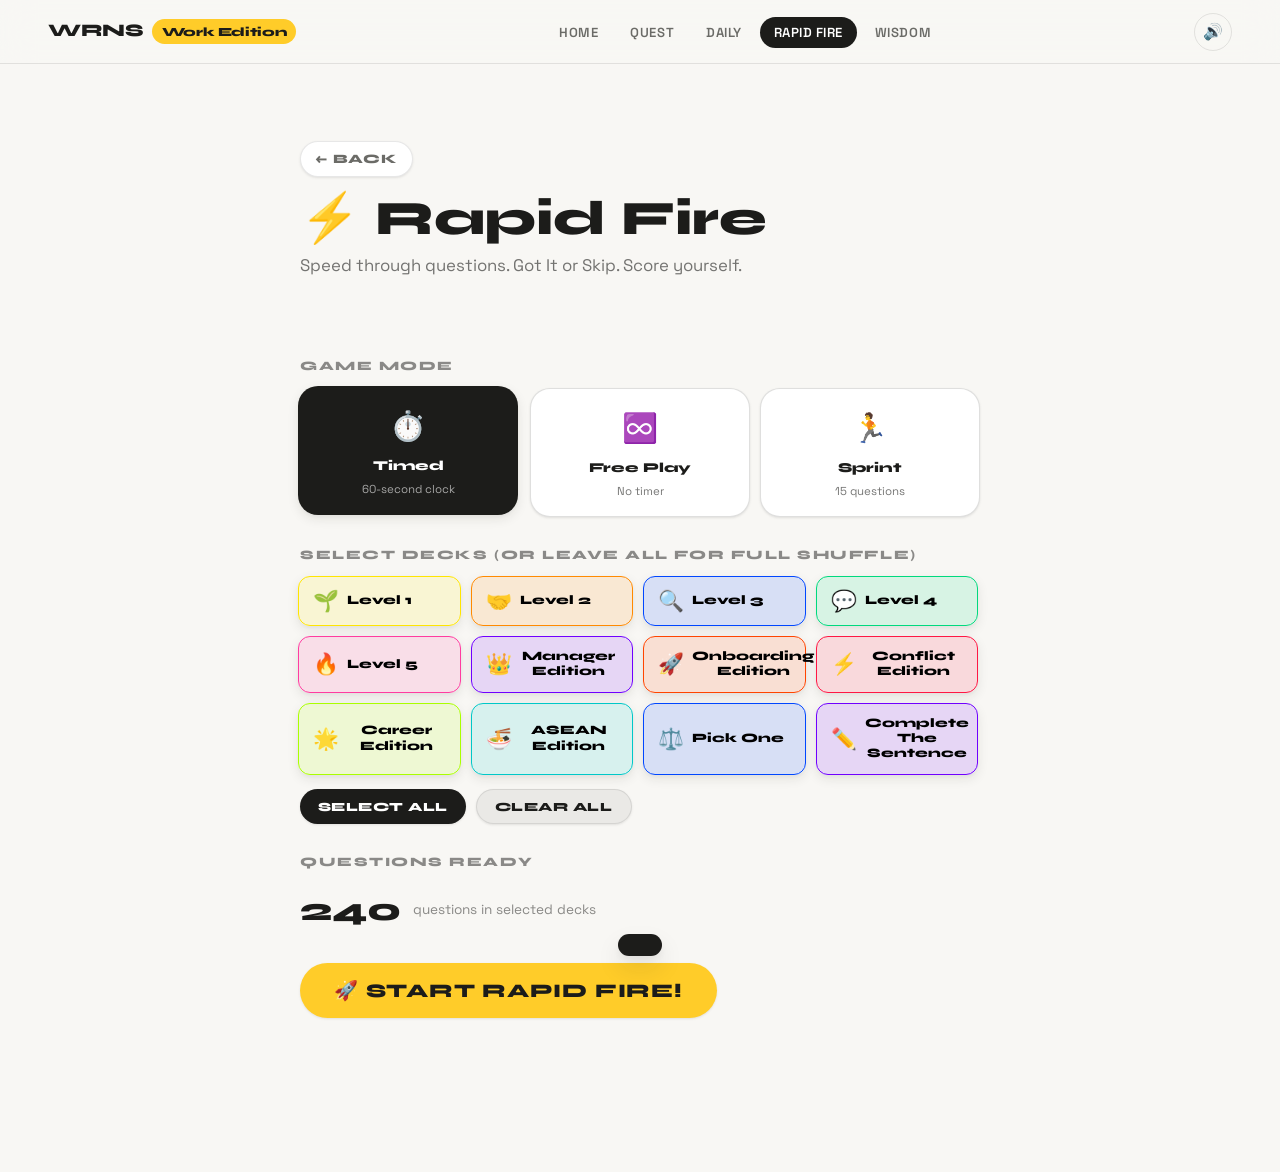
<file: pages/rapid-fire.html>
<!DOCTYPE html>
<html lang="en">
<head>
  <meta charset="UTF-8">
  <meta name="viewport" content="width=device-width, initial-scale=1.0">
  <title>Rapid Fire — WRNS Work Edition</title>
  <link rel="stylesheet" href="../css/main.css">
  <link rel="stylesheet" href="../css/animations.css">
  <style>
    .rf-page { max-width: 680px; margin: 0 auto; }

    /* Setup screen */
    .setup-screen { display: flex; flex-direction: column; gap: 28px; }

    .setup-section-label {
      font-family: var(--f-display);
      font-size: 0.8rem;
      font-weight: 800;
      text-transform: uppercase;
      letter-spacing: 0.12em;
      opacity: 0.5;
      margin-bottom: 12px;
    }

    .deck-select-grid {
      display: grid;
      grid-template-columns: repeat(auto-fill, minmax(min(150px, 100%), 1fr));
      gap: 10px;
    }

    .deck-toggle {
      display: flex;
      align-items: center;
      gap: 8px;
      padding: 12px 14px;
      border: var(--border-thick);
      border-radius: var(--radius-sm);
      background: var(--c-white);
      cursor: pointer;
      transition: background var(--t-fast), transform var(--t-fast), box-shadow var(--t-fast);
      box-shadow: var(--sh-sm);
      user-select: none;
      -webkit-tap-highlight-color: transparent;
    }

    .deck-toggle.selected {
      transform: translate(-2px,-2px);
      box-shadow: var(--sh-md);
    }

    .deck-toggle-emoji { font-size: 1.3rem; }

    .deck-toggle-name {
      font-family: var(--f-display);
      font-size: 0.8rem;
      font-weight: 800;
      line-height: 1.2;
    }

    /* Mode selector */
    .mode-select-row {
      display: flex;
      gap: 10px;
      flex-wrap: wrap;
    }

    .mode-option {
      flex: 1;
      min-width: 100px;
      padding: 16px;
      border: var(--border-thick);
      border-radius: var(--radius);
      background: var(--c-white);
      box-shadow: var(--sh-sm);
      cursor: pointer;
      text-align: center;
      transition: background var(--t-fast), transform var(--t-fast), box-shadow var(--t-fast);
      user-select: none;
    }

    .mode-option.active {
      background: var(--c-black);
      color: var(--c-white);
      transform: translate(-2px,-2px);
      box-shadow: var(--sh-md);
    }

    .mode-option-icon { font-size: 1.8rem; display: block; margin-bottom: 6px; }
    .mode-option-label { font-family: var(--f-display); font-size: 0.85rem; font-weight: 800; display: block; }
    .mode-option-desc { font-size: 0.72rem; opacity: 0.6; margin-top: 3px; display: block; }

    /* Game screen */
    .game-screen { display: none; }
    .game-screen.active { display: flex; flex-direction: column; gap: 20px; }

    /* Score header */
    .game-header {
      display: flex;
      align-items: center;
      justify-content: space-between;
      gap: 12px;
      flex-wrap: wrap;
    }

    .game-stats {
      display: flex;
      gap: 12px;
    }

    .stat-pill {
      display: flex;
      align-items: center;
      gap: 6px;
      padding: 8px 16px;
      border: var(--border);
      border-radius: var(--radius-pill);
      font-family: var(--f-display);
      font-size: 0.9rem;
      font-weight: 800;
      background: var(--c-white);
      box-shadow: var(--sh-sm);
    }

    .stat-pill-val { font-size: 1.1rem; }

    /* Timer bar */
    .timer-section {
      position: relative;
    }

    .timer-text {
      font-family: var(--f-display);
      font-size: 1.4rem;
      font-weight: 800;
      text-align: center;
      margin-bottom: 8px;
    }

    /* RF card styles */
    .rf-main-card {
      background: var(--c-black);
      color: var(--c-white);
      border: 3px solid var(--c-black);
      border-radius: var(--radius);
      padding: clamp(32px, 6vw, 52px);
      min-height: 260px;
      display: flex;
      flex-direction: column;
      justify-content: space-between;
      box-shadow: var(--sh-xl);
      position: relative;
      overflow: hidden;
      transition: background 0.15s ease;
    }

    .rf-main-card::before {
      content: '';
      position: absolute;
      top: 0; left: 0; right: 0;
      height: 5px;
      transition: background 0.15s;
    }

    .rf-q-num {
      font-size: 0.75rem;
      font-weight: 800;
      text-transform: uppercase;
      letter-spacing: 0.14em;
      opacity: 0.4;
      margin-bottom: 16px;
    }

    .rf-q-text {
      font-family: var(--f-display);
      font-size: clamp(1.2rem, 4vw, 1.9rem);
      font-weight: 800;
      line-height: 1.25;
      flex: 1;
      display: flex;
      align-items: center;
    }

    .rf-q-deck {
      font-size: 0.78rem;
      font-weight: 600;
      opacity: 0.4;
      text-transform: uppercase;
      letter-spacing: 0.08em;
      margin-top: 16px;
    }

    /* Action buttons */
    .rf-btn-row {
      display: grid;
      grid-template-columns: 1fr 1fr;
      gap: 12px;
    }

    .rf-btn-gotit {
      background: var(--c-mint);
      color: var(--c-black);
      border: none;
      border-radius: var(--radius);
      padding: 20px;
      font-family: var(--f-display);
      font-size: 1rem;
      font-weight: 800;
      cursor: pointer;
      box-shadow: var(--sh-sm);
      transition: transform var(--t-fast), box-shadow var(--t-fast);
      display: flex;
      flex-direction: column;
      align-items: center;
      gap: 4px;
    }

    .rf-btn-gotit:hover {
      transform: translateY(-2px);
      box-shadow: var(--sh-md);
    }

    .rf-btn-gotit:active {
      transform: translateY(0);
      box-shadow: none;
    }

    .rf-btn-skip {
      background: var(--c-cream);
      color: var(--c-black);
      border: var(--border);
      border-radius: var(--radius);
      padding: 20px;
      font-family: var(--f-display);
      font-size: 1rem;
      font-weight: 800;
      cursor: pointer;
      box-shadow: var(--sh-sm);
      transition: transform var(--t-fast), box-shadow var(--t-fast);
      display: flex;
      flex-direction: column;
      align-items: center;
      gap: 4px;
    }

    .rf-btn-skip:hover {
      transform: translateY(-2px);
      box-shadow: var(--sh-md);
    }

    .rf-btn-skip:active {
      transform: translateY(0);
      box-shadow: none;
    }

    .rf-btn-sub { font-size: 0.72rem; opacity: 0.55; font-weight: 600; font-family: var(--f-body); }

    /* Countdown overlay */
    .countdown-overlay {
      position: fixed;
      inset: 0;
      background: var(--c-black);
      display: flex;
      align-items: center;
      justify-content: center;
      z-index: 500;
    }

    .countdown-num {
      font-family: var(--f-display);
      font-size: clamp(6rem, 20vw, 12rem);
      font-weight: 800;
      color: var(--c-yellow);
    }

    /* Result screen */
    .result-screen {
      display: none;
      flex-direction: column;
      align-items: center;
      gap: 24px;
      text-align: center;
      padding: 40px 0;
    }

    .result-screen.active { display: flex; }

    .result-grade {
      font-size: 5rem;
      line-height: 1;
      animation: bounceIn 0.6s cubic-bezier(0.34, 1.56, 0.64, 1) both;
    }

    .result-title {
      font-family: var(--f-display);
      font-size: clamp(2rem, 5vw, 3.5rem);
      font-weight: 800;
    }

    .result-score-card {
      background: var(--c-yellow);
      border: var(--border);
      border-radius: var(--radius);
      padding: 28px 40px;
      box-shadow: var(--sh-lg);
      width: min(400px, 100%);
    }

    .result-score-num {
      font-family: var(--f-display);
      font-size: 4rem;
      font-weight: 800;
      line-height: 1;
      margin-bottom: 8px;
    }

    .result-score-lbl {
      font-size: 0.85rem;
      font-weight: 700;
      text-transform: uppercase;
      letter-spacing: 0.1em;
      opacity: 0.55;
    }

    .result-stats-row {
      display: flex;
      gap: 16px;
      justify-content: center;
      flex-wrap: wrap;
      width: 100%;
    }

    /* Progress indicator during game */
    .rf-progress {
      display: flex;
      gap: 4px;
      flex-wrap: wrap;
      justify-content: center;
    }

    .rf-progress-dot {
      width: 9px;
      height: 9px;
      border-radius: 50%;
      border: var(--border);
      transition: background var(--t-fast);
    }

    .rf-progress-dot.done-ok { background: var(--c-mint); border-color: var(--c-mint); }
    .rf-progress-dot.done-skip { background: rgba(28,28,26,0.1); }
    .rf-progress-dot.current { background: var(--c-yellow); border-color: var(--c-yellow); animation: pulse 0.8s infinite; }
    .rf-progress-dot.pending { background: transparent; }

    /* Keyboard hint */
    .kbd-row {
      display: flex;
      align-items: center;
      justify-content: center;
      gap: 8px;
      font-size: 0.78rem;
      opacity: 0.45;
      font-weight: 600;
    }
  </style>
</head>
<body>

<!-- NAV -->
<nav class="nav" id="mainNav" role="navigation" aria-label="Main navigation">
  <div class="container">
    <a href="../index.html" class="nav-logo" aria-label="WRNS Work Edition Home">
      <span>WRNS</span>
      <span class="logo-badge"><span class="badge-full">Work Edition</span><span class="badge-short">WE</span></span>
    </a>
    <ul class="nav-links" role="list">
      <li><a href="../index.html">Home</a></li>
      <li><a href="quest.html">Quest</a></li>
      <li><a href="daily.html">Daily</a></li>
      <li><a href="rapid-fire.html" class="active">Rapid Fire</a></li>
      <li><a href="wisdom.html">Wisdom</a></li>
    </ul>
    <button class="nav-sound-btn" id="soundToggle" aria-label="Toggle sound">🔊</button>
    <button class="nav-hamburger" id="hamburger" aria-label="Toggle menu" aria-expanded="false">
      <span></span><span></span><span></span>
    </button>
  </div>
</nav>
<div class="nav-mobile-menu" id="mobileMenu">
  <a href="../index.html">🏠 Home</a>
  <a href="quest.html">🃏 Quest Decks</a>
  <a href="daily.html">☀️ Daily Oracle</a>
  <a href="rapid-fire.html">⚡ Rapid Fire</a>
  <a href="wisdom.html">📖 Wisdom Vault</a>
</div>

<main class="page">
  <div class="container section rf-page">
    <div class="page-enter">
      <a href="../index.html" class="back-link" id="backLink">← Back</a>
      <h1 style="margin-top: 16px; font-size: clamp(1.8rem,4vw,3rem);">⚡ Rapid Fire</h1>
      <p style="opacity: 0.6; margin-top: 6px;">Speed through questions. Got It or Skip. Score yourself.</p>
    </div>

    <!-- SETUP SCREEN -->
    <div class="setup-screen section" id="setupScreen">

      <div>
        <div class="setup-section-label">Game Mode</div>
        <div class="mode-select-row">
          <div class="mode-option active" data-mode="timer" tabindex="0" role="radio" aria-checked="true">
            <span class="mode-option-icon">⏱️</span>
            <span class="mode-option-label">Timed</span>
            <span class="mode-option-desc">60-second clock</span>
          </div>
          <div class="mode-option" data-mode="free" tabindex="0" role="radio" aria-checked="false">
            <span class="mode-option-icon">♾️</span>
            <span class="mode-option-label">Free Play</span>
            <span class="mode-option-desc">No timer</span>
          </div>
          <div class="mode-option" data-mode="sprint" tabindex="0" role="radio" aria-checked="false">
            <span class="mode-option-icon">🏃</span>
            <span class="mode-option-label">Sprint</span>
            <span class="mode-option-desc">15 questions</span>
          </div>
        </div>
      </div>

      <div>
        <div class="setup-section-label">Select Decks (or leave all for full shuffle)</div>
        <div class="deck-select-grid" id="deckSelectGrid">
          <!-- Populated by JS -->
        </div>
        <div style="display: flex; gap: 10px; margin-top: 12px; flex-wrap: wrap;">
          <button class="btn btn-black btn-sm" id="selectAllBtn">Select All</button>
          <button class="btn btn-ghost btn-sm" id="clearAllBtn" style="border: var(--border);">Clear All</button>
        </div>
      </div>

      <div>
        <div class="setup-section-label">Questions ready</div>
        <div style="display: flex; align-items: center; gap: 12px; flex-wrap: wrap;">
          <div style="font-family: var(--f-display); font-size: 2rem; font-weight: 800;" id="qReadyCount">240</div>
          <div style="opacity: 0.5; font-size: 0.85rem;">questions in selected decks</div>
        </div>
      </div>

      <button class="btn btn-yellow btn-lg" id="startBtn" style="align-self: flex-start; font-size: 1.2rem;">
        🚀 Start Rapid Fire!
      </button>
    </div>

    <!-- GAME SCREEN -->
    <div class="game-screen" id="gameScreen">
      <div class="game-header">
        <div class="game-stats">
          <div class="stat-pill">✅ <span class="stat-pill-val" id="gotItCount">0</span></div>
          <div class="stat-pill">⏭️ <span class="stat-pill-val" id="skipCount">0</span></div>
          <div class="stat-pill">❓ <span class="stat-pill-val" id="remainCount">—</span></div>
        </div>
        <button class="btn btn-ghost btn-sm" id="quitBtn" style="border: var(--border);">✕ Quit</button>
      </div>

      <div class="timer-section" id="timerSection">
        <div class="timer-text" id="timerText" aria-live="polite">0:00</div>
        <div class="progress-bar">
          <div class="progress-fill" id="timerFill" style="width: 100%;"></div>
        </div>
      </div>

      <div class="rf-main-card" id="rfCard">
        <div>
          <div class="rf-q-num" id="rfQNum">Question 1</div>
          <div class="rf-q-text" id="rfQText">Get ready…</div>
        </div>
        <div class="rf-q-deck" id="rfQDeck"></div>
      </div>

      <div class="rf-btn-row">
        <button class="rf-btn-gotit" id="gotItBtn" aria-label="Got it">
          <span style="font-size: 1.5rem;">✅</span>
          <span>Got It!</span>
          <span class="rf-btn-sub">+10 pts · Space or →</span>
        </button>
        <button class="rf-btn-skip" id="skipBtn" aria-label="Skip">
          <span style="font-size: 1.5rem;">⏭️</span>
          <span>Skip</span>
          <span class="rf-btn-sub">S or ↓</span>
        </button>
      </div>

      <div class="rf-progress" id="rfProgress" aria-hidden="true"></div>
      <div class="kbd-row">
        <span class="kbd">Space</span> or <span class="kbd">→</span> Got It &nbsp;|&nbsp; <span class="kbd">S</span> or <span class="kbd">↓</span> Skip
      </div>
    </div>

    <!-- RESULT SCREEN -->
    <div class="result-screen" id="resultScreen" aria-live="polite">
      <div class="result-grade" id="resultGrade">🏆</div>
      <div class="result-title" id="resultTitle">Legend</div>
      <div class="result-score-card score-reveal">
        <div class="result-score-num" id="resultScore">0</div>
        <div class="result-score-lbl">Points</div>
      </div>
      <div class="result-stats-row">
        <div class="rf-stat">
          <div class="rf-stat-val" id="resultGotIt">0</div>
          <div class="rf-stat-lbl">Got It ✅</div>
        </div>
        <div class="rf-stat">
          <div class="rf-stat-val" id="resultSkipped">0</div>
          <div class="rf-stat-lbl">Skipped ⏭️</div>
        </div>
        <div class="rf-stat">
          <div class="rf-stat-val" id="resultTime">—</div>
          <div class="rf-stat-lbl">Time</div>
        </div>
      </div>
      <div style="display: flex; gap: 12px; flex-wrap: wrap; justify-content: center;">
        <button class="btn btn-yellow btn-lg" id="playAgainBtn">🔁 Play Again</button>
        <button class="btn btn-black btn-lg" id="newSetupBtn">⚙️ Change Setup</button>
        <a href="quest.html" class="btn btn-ghost" style="border: var(--border);">🃏 Browse Decks</a>
      </div>
    </div>

  </div>
</main>

<div class="toast" id="toast" role="status" aria-live="polite"></div>

<script src="../js/data.js"></script>
<script src="../js/engine.js"></script>
<script src="../js/sounds.js"></script>
<script>
document.addEventListener('DOMContentLoaded', () => {
  Sounds.init();
  const soundOn = localStorage.getItem('wrns_sound') !== 'false';
  Sounds.setEnabled(soundOn);
  document.getElementById('soundToggle').textContent = soundOn ? '🔊' : '🔇';
  document.getElementById('soundToggle').addEventListener('click', function() {
    const on = localStorage.getItem('wrns_sound') !== 'false';
    const next = !on;
    localStorage.setItem('wrns_sound', next);
    Sounds.setEnabled(next);
    this.textContent = next ? '🔊' : '🔇';
    if (next) Sounds.playClick();
  });

  const hamburger = document.getElementById('hamburger');
  const mobileMenu = document.getElementById('mobileMenu');
  hamburger.addEventListener('click', () => {
    const open = hamburger.classList.toggle('open');
    hamburger.setAttribute('aria-expanded', open);
    mobileMenu.classList.toggle('open', open);
  });

  // ── State ─────────────────────────────────────────────────────
  let selectedDecks = new Set(DECKS.map(d => d.id)); // all selected by default
  let gameMode = 'timer';
  let gameQuestions = [];
  let currentIdx = 0;
  let gotItCount = 0;
  let skipCount = 0;
  let startTime = 0;
  let timerInterval = null;
  let gameRunning = false;
  const TIMER_LIMIT = 60; // seconds for timed mode
  const SPRINT_LIMIT = 15;

  // ── Build deck toggles ────────────────────────────────────────
  const grid = document.getElementById('deckSelectGrid');
  DECKS.forEach(deck => {
    const btn = document.createElement('button');
    btn.className = 'deck-toggle selected';
    btn.dataset.id = deck.id;
    btn.style.borderColor = deck.color;
    btn.style.setProperty('--deck-color', deck.color);
    btn.innerHTML = `<span class="deck-toggle-emoji">${deck.emoji}</span><span class="deck-toggle-name">${deck.title}</span>`;
    btn.style.background = deck.color + '22';

    btn.addEventListener('click', () => {
      if (selectedDecks.has(deck.id)) {
        selectedDecks.delete(deck.id);
        btn.classList.remove('selected');
        btn.style.background = '#ffffff';
      } else {
        selectedDecks.add(deck.id);
        btn.classList.add('selected');
        btn.style.background = deck.color + '22';
      }
      Sounds.playClick();
      updateQCount();
    });

    grid.appendChild(btn);
  });

  document.getElementById('selectAllBtn').addEventListener('click', () => {
    DECKS.forEach(d => selectedDecks.add(d.id));
    grid.querySelectorAll('.deck-toggle').forEach((btn, i) => {
      btn.classList.add('selected');
      btn.style.background = DECKS[i].color + '22';
    });
    updateQCount();
    Sounds.playClick();
  });

  document.getElementById('clearAllBtn').addEventListener('click', () => {
    selectedDecks.clear();
    grid.querySelectorAll('.deck-toggle').forEach(btn => {
      btn.classList.remove('selected');
      btn.style.background = '#ffffff';
    });
    updateQCount();
    Sounds.playClick();
  });

  function updateQCount() {
    const count = DECKS.filter(d => selectedDecks.has(d.id))
      .reduce((acc, d) => acc + d.questions.length, 0);
    document.getElementById('qReadyCount').textContent = count;
  }

  // ── Mode selector ─────────────────────────────────────────────
  document.querySelectorAll('.mode-option').forEach(opt => {
    opt.addEventListener('click', () => {
      document.querySelectorAll('.mode-option').forEach(o => {
        o.classList.remove('active');
        o.setAttribute('aria-checked', 'false');
      });
      opt.classList.add('active');
      opt.setAttribute('aria-checked', 'true');
      gameMode = opt.dataset.mode;
      Sounds.playClick();
    });

    opt.addEventListener('keydown', (e) => {
      if (e.key === 'Enter' || e.key === ' ') { e.preventDefault(); opt.click(); }
    });
  });

  // ── Start ─────────────────────────────────────────────────────
  document.getElementById('startBtn').addEventListener('click', startGame);

  function startGame() {
    if (selectedDecks.size === 0) {
      showToast('⚠️ Select at least one deck!');
      return;
    }

    const pool = DECKS
      .filter(d => selectedDecks.has(d.id))
      .flatMap(d => d.questions.map(q => ({ q, deck: d.title, deckId: d.id, color: d.color })));

    gameQuestions = Engine.seededShuffle(pool, Engine.getHourSeed() + Date.now());

    if (gameMode === 'sprint') gameQuestions = gameQuestions.slice(0, SPRINT_LIMIT);

    currentIdx = 0;
    gotItCount = 0;
    skipCount = 0;
    startTime = Date.now();

    // Countdown 3-2-1 then show game
    showCountdown(() => {
      document.getElementById('setupScreen').style.display = 'none';
      document.getElementById('resultScreen').classList.remove('active');
      document.getElementById('gameScreen').classList.add('active');

      buildProgress();
      showQuestion();
      startTimer();
      gameRunning = true;
    });
  }

  function showCountdown(cb) {
    const overlay = document.createElement('div');
    overlay.className = 'countdown-overlay';
    const numEl = document.createElement('div');
    numEl.className = 'countdown-num count-pop';
    overlay.appendChild(numEl);
    document.body.appendChild(overlay);

    let n = 3;
    numEl.textContent = n;
    Sounds.playTick();

    const iv = setInterval(() => {
      n--;
      numEl.classList.remove('count-pop');
      void numEl.offsetWidth; // reflow
      numEl.classList.add('count-pop');
      if (n > 0) { numEl.textContent = n; Sounds.playTick(); }
      else if (n === 0) { numEl.textContent = 'GO!'; numEl.style.color = '#00D97E'; Sounds.playTock(); }
      else {
        clearInterval(iv);
        document.body.removeChild(overlay);
        cb();
      }
    }, 800);
  }

  function buildProgress() {
    const wrap = document.getElementById('rfProgress');
    wrap.innerHTML = '';
    gameQuestions.forEach((_, i) => {
      const dot = document.createElement('div');
      dot.className = `rf-progress-dot ${i === 0 ? 'current' : 'pending'}`;
      dot.id = `pdot-${i}`;
      wrap.appendChild(dot);
    });
  }

  function updateProgress(idx, type) {
    const prev = document.getElementById(`pdot-${idx}`);
    if (prev) prev.className = `rf-progress-dot done-${type}`;
    const next = document.getElementById(`pdot-${idx + 1}`);
    if (next) next.className = 'rf-progress-dot current';
  }

  function showQuestion() {
    if (currentIdx >= gameQuestions.length) { endGame(); return; }

    const q = gameQuestions[currentIdx];
    const deck = DECKS.find(d => d.id === q.deckId);

    document.getElementById('rfQNum').textContent = `Question ${currentIdx + 1} of ${gameQuestions.length}`;
    document.getElementById('rfQText').textContent = q.q;
    document.getElementById('rfQDeck').textContent = `${deck ? deck.emoji : '🃏'} ${q.deck}`;

    // Color accent
    const card = document.getElementById('rfCard');
    card.style.setProperty('--card-color', q.color);
    card.style.borderColor = q.color;

    // Update counts
    document.getElementById('gotItCount').textContent = gotItCount;
    document.getElementById('skipCount').textContent = skipCount;
    document.getElementById('remainCount').textContent = gameQuestions.length - currentIdx - 1;

    // Card flash
    card.classList.add('flip-in');
    card.addEventListener('animationend', () => card.classList.remove('flip-in'), { once: true });
  }

  function startTimer() {
    clearInterval(timerInterval);
    const timerSection = document.getElementById('timerSection');
    const timerText = document.getElementById('timerText');
    const timerFill = document.getElementById('timerFill');

    if (gameMode === 'free' || gameMode === 'sprint') {
      // Count up, no limit
      timerSection.style.display = 'block';
      timerFill.style.background = 'var(--c-mint)';
      timerFill.style.width = '100%';
      timerInterval = setInterval(() => {
        const elapsed = Math.floor((Date.now() - startTime) / 1000);
        const m = String(Math.floor(elapsed / 60)).padStart(2, '0');
        const s = String(elapsed % 60).padStart(2, '0');
        timerText.textContent = `${m}:${s}`;
      }, 1000);
    } else {
      // Timed: count down from 60
      timerSection.style.display = 'block';
      timerInterval = setInterval(() => {
        const elapsed = Math.floor((Date.now() - startTime) / 1000);
        const remaining = Math.max(0, TIMER_LIMIT - elapsed);
        const m = String(Math.floor(remaining / 60)).padStart(2, '0');
        const s = String(remaining % 60).padStart(2, '0');
        timerText.textContent = `${m}:${s}`;
        timerFill.style.width = `${(remaining / TIMER_LIMIT) * 100}%`;

        if (remaining <= 10) {
          timerFill.style.background = 'var(--c-coral)';
          if (remaining > 0) Sounds.playTick();
        }

        if (remaining === 0) { endGame(); }
      }, 1000);
    }
  }

  function answer(type) {
    if (!gameRunning) return;
    updateProgress(currentIdx, type === 'got' ? 'ok' : 'skip');
    if (type === 'got') {
      gotItCount++;
      Sounds.playFlip();
    } else {
      skipCount++;
      Sounds.playSkip();
    }
    currentIdx++;
    if (currentIdx >= gameQuestions.length) endGame();
    else showQuestion();
  }

  document.getElementById('gotItBtn').addEventListener('click', () => answer('got'));
  document.getElementById('skipBtn').addEventListener('click', () => answer('skip'));
  document.getElementById('quitBtn').addEventListener('click', endGame);

  // Keyboard
  document.addEventListener('keydown', (e) => {
    if (!gameRunning) return;
    if (e.key === ' ' || e.key === 'ArrowRight') { e.preventDefault(); answer('got'); }
    if (e.key === 's' || e.key === 'S' || e.key === 'ArrowDown') { e.preventDefault(); answer('skip'); }
  });

  function endGame() {
    if (!gameRunning && currentIdx === 0) return;
    gameRunning = false;
    clearInterval(timerInterval);

    const elapsed = Date.now() - startTime;
    const score = Engine.calcRapidScore(gotItCount, skipCount, elapsed);
    const grade = Engine.getRapidGrade(score);

    document.getElementById('gameScreen').classList.remove('active');
    document.getElementById('resultScreen').classList.add('active');

    document.getElementById('resultGrade').textContent = grade.emoji;
    document.getElementById('resultTitle').textContent = grade.label;
    document.getElementById('resultScore').textContent = score;
    document.getElementById('resultGotIt').textContent = gotItCount;
    document.getElementById('resultSkipped').textContent = skipCount;
    const sec = Math.floor(elapsed / 1000);
    document.getElementById('resultTime').textContent = `${Math.floor(sec/60)}:${String(sec%60).padStart(2,'0')}`;

    Sounds.playComplete();
    showToast(`${grade.emoji} ${grade.label}! Score: ${score}`);
  }

  document.getElementById('playAgainBtn').addEventListener('click', () => {
    document.getElementById('resultScreen').classList.remove('active');
    startGame();
  });

  document.getElementById('newSetupBtn').addEventListener('click', () => {
    document.getElementById('resultScreen').classList.remove('active');
    document.getElementById('setupScreen').style.display = 'flex';
  });

  document.getElementById('backLink').addEventListener('click', (e) => {
    if (gameRunning) {
      e.preventDefault();
      if (confirm('Quit the current game?')) {
        window.location.href = '../index.html';
      }
    }
  });
});

function showToast(msg, dur = 2500) {
  const t = document.getElementById('toast');
  t.textContent = msg;
  t.classList.add('show');
  clearTimeout(t._timer);
  t._timer = setTimeout(() => t.classList.remove('show'), dur);
}
</script>
</body>
</html>
</file>
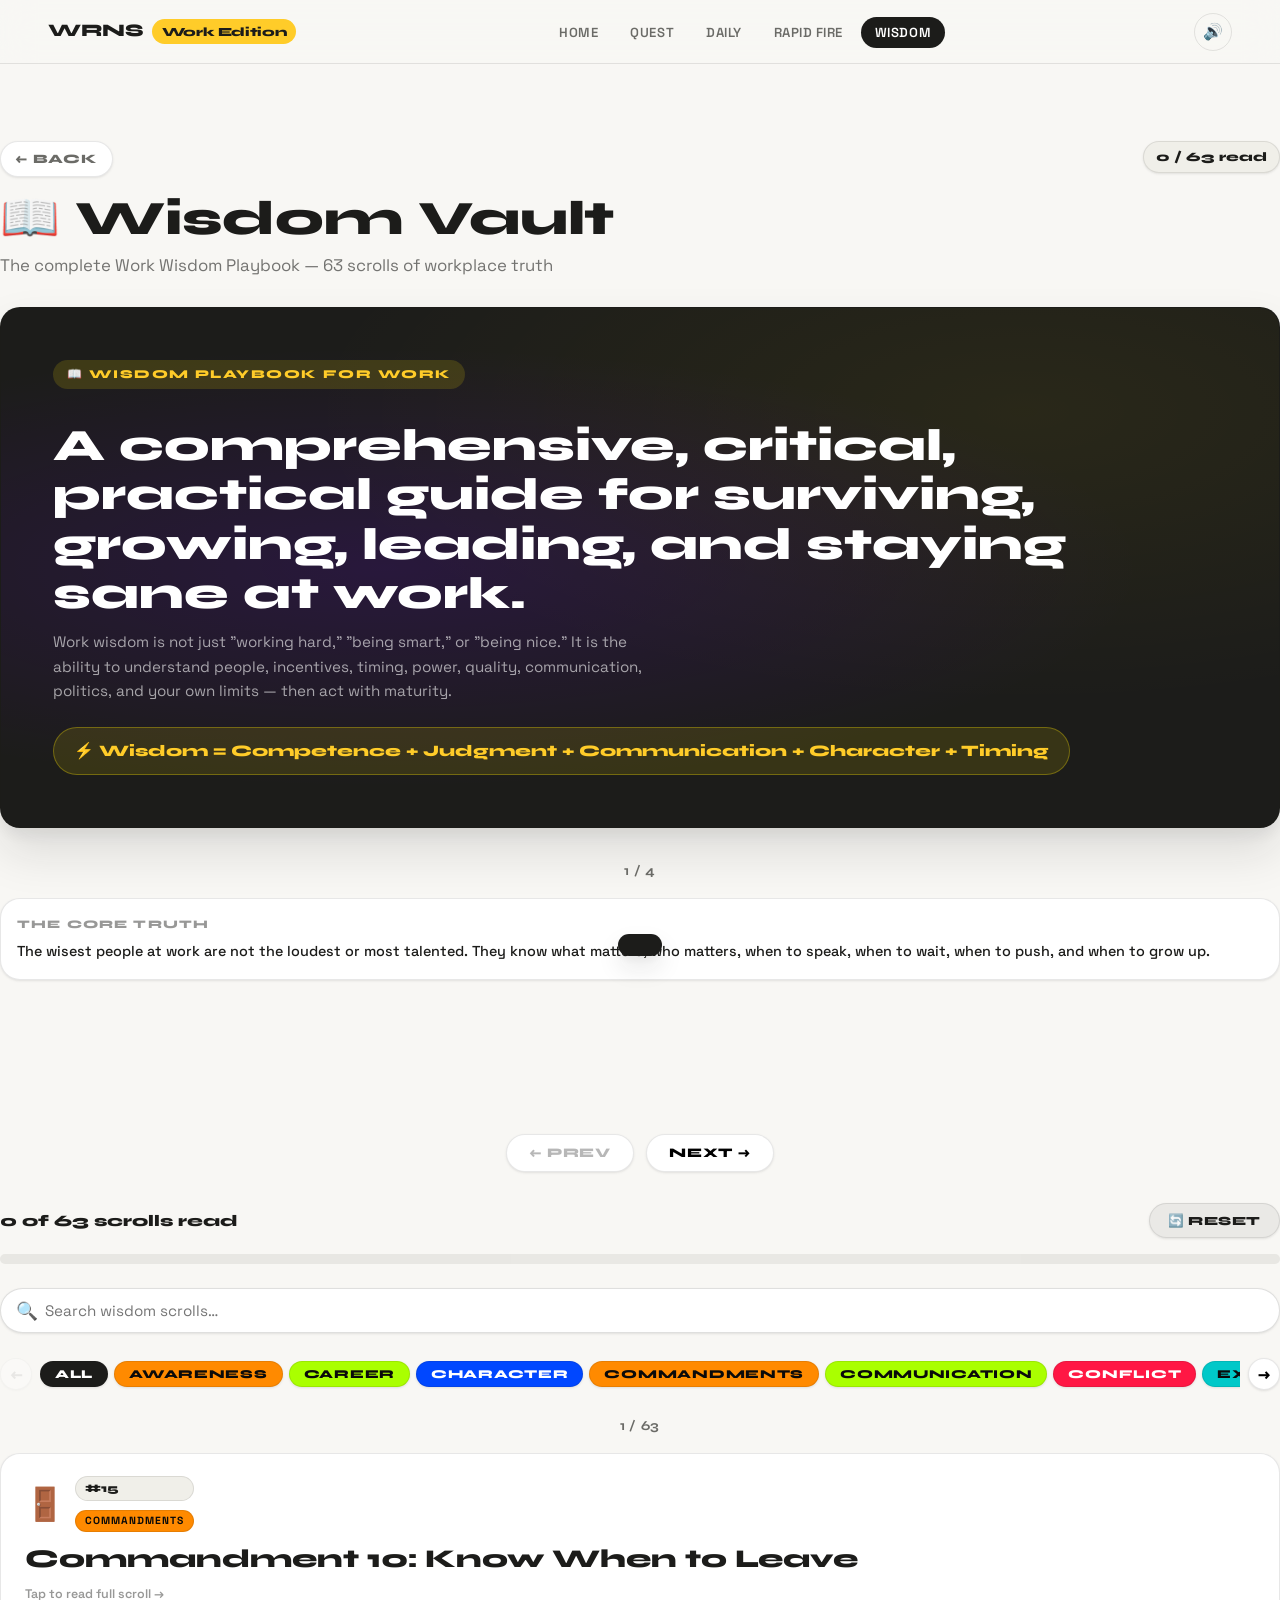
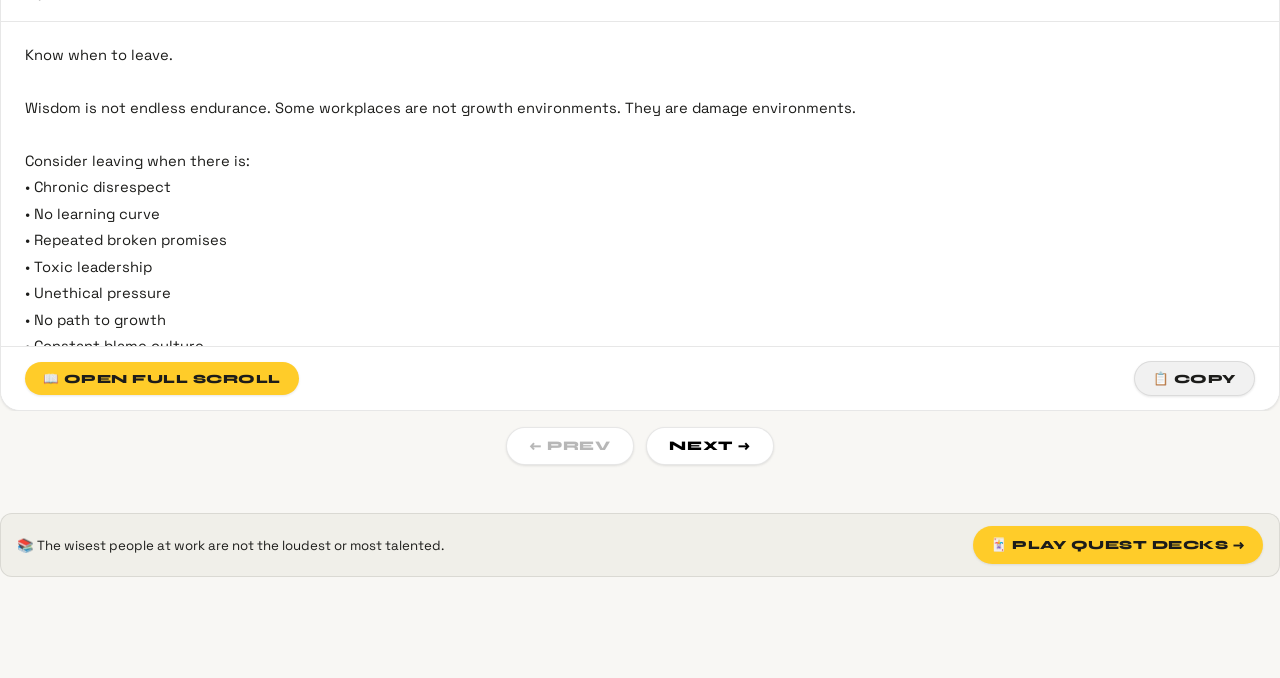
<file: pages/wisdom.html>
<!DOCTYPE html>
<html lang="en">
<head>
  <meta charset="UTF-8">
  <meta name="viewport" content="width=device-width, initial-scale=1.0">
  <title>Wisdom Vault — WRNS Work Edition</title>
  <link rel="stylesheet" href="../css/main.css">
  <link rel="stylesheet" href="../css/animations.css">
  <style>
    /* Wisdom header panel */
    .wisdom-hero {
      background: var(--c-black);
      color: var(--c-white);
      border: var(--border-thick);
      border-radius: var(--radius);
      padding: clamp(28px, 5vw, 52px);
      position: relative;
      overflow: hidden;
      box-shadow: var(--sh-xl);
      margin-bottom: 32px;
    }

    .wisdom-hero::before {
      content: '';
      position: absolute;
      inset: 0;
      background: radial-gradient(ellipse at 30% 50%, rgba(112,0,255,0.15) 0%, transparent 60%),
                  radial-gradient(ellipse at 80% 20%, rgba(255,229,0,0.06) 0%, transparent 50%);
      pointer-events: none;
    }

    .wisdom-hero-content { position: relative; z-index: 1; }

    .wisdom-hero-sub {
      font-size: 0.95rem;
      opacity: 0.6;
      max-width: 600px;
      line-height: 1.6;
      margin: 12px 0 24px;
    }

    .wisdom-formula {
      display: inline-flex;
      align-items: center;
      gap: 8px;
      padding: 10px 20px;
      background: rgba(255,229,0,0.12);
      border: 1.5px solid rgba(255,229,0,0.3);
      border-radius: var(--radius-pill);
      font-family: var(--f-display);
      font-size: clamp(0.8rem, 2vw, 1rem);
      font-weight: 800;
      color: var(--c-yellow);
      flex-wrap: wrap;
    }

    /* Progress section */
    .progress-header {
      display: flex;
      align-items: center;
      justify-content: space-between;
      flex-wrap: wrap;
      gap: 12px;
      margin-bottom: 16px;
    }

    .progress-text {
      font-family: var(--f-display);
      font-size: 1rem;
      font-weight: 800;
    }

    /* Tag filter */
    .tag-section {
      margin: 24px 0;
    }

    /* Shared tag chip */
    .wic-num {
      font-family: var(--f-display);
      font-size: 0.72rem;
      font-weight: 800;
      padding: 2px 9px;
      border: var(--border);
      border-radius: var(--radius-pill);
      background: var(--c-cream);
    }

    .wic-tag {
      display: inline-flex;
      align-items: center;
      font-size: 0.65rem;
      font-weight: 800;
      text-transform: uppercase;
      letter-spacing: 0.1em;
      padding: 2px 9px;
      border: var(--border);
      border-radius: var(--radius-pill);
      margin-top: 4px;
    }

    /* Modal tag */
    .wisdom-modal-tag {
      display: inline-flex;
      align-items: center;
      font-size: 0.7rem;
      font-weight: 800;
      text-transform: uppercase;
      letter-spacing: 0.1em;
      padding: 3px 10px;
      border: var(--border);
      border-radius: var(--radius-pill);
      margin-left: 8px;
    }

    .wisdom-modal-content {
      white-space: pre-line;
      font-size: 0.95rem;
      line-height: 1.75;
    }

    /* Intro summary cards */
    .intro-cards {
      margin-bottom: 32px;
    }

    #introSummaryCarousel .carousel-stage {
      min-height: 210px;
    }

    #introSummaryCarousel .carousel-controls {
      margin-top: 10px;
    }

    .intro-card {
      padding: 16px;
      border: var(--border);
      border-radius: var(--radius);
      background: var(--c-surface);
      box-shadow: var(--sh-sm);
    }

    .intro-card-label {
      font-family: var(--f-display);
      font-size: 0.72rem;
      font-weight: 800;
      text-transform: uppercase;
      letter-spacing: 0.1em;
      opacity: 0.45;
      margin-bottom: 8px;
    }

    .intro-card-val {
      font-size: 0.9rem;
      line-height: 1.5;
      font-weight: 500;
    }

    /* ── Wisdom Modal Footer ───────────────────────────────── */
    .wisdom-modal-footer {
      display: flex;
      flex-direction: column;
      gap: 10px;
      padding: 16px 24px;
    }



    /* Reset notice */
    .reset-notice {
      display: flex;
      align-items: center;
      justify-content: space-between;
      padding: 12px 16px;
      border: var(--border);
      border-radius: var(--radius-sm);
      background: var(--c-cream);
      font-size: 0.83rem;
      flex-wrap: wrap;
      gap: 10px;
    }

    /* Search */
    .search-wrap { position: relative; }

    .search-input {
      width: 100%;
      padding: 12px 18px 12px 44px;
      border: var(--border-thick);
      border-radius: var(--radius-pill);
      background: var(--c-white);
      font-family: var(--f-body);
      font-size: 0.95rem;
      outline: none;
      box-shadow: var(--sh-sm);
      transition: box-shadow var(--t-fast), border-color var(--t-fast);
    }

    .search-input:focus {
      box-shadow: var(--sh-md);
      border-color: var(--c-purple);
    }

    .search-icon {
      position: absolute;
      left: 16px;
      top: 50%;
      transform: translateY(-50%);
      font-size: 1.1rem;
      pointer-events: none;
    }

    .wisdom-count-chip {
      display: inline-flex;
      align-items: center;
      gap: 6px;
      font-family: var(--f-display);
      font-size: 0.8rem;
      font-weight: 800;
      padding: 5px 12px;
      border: var(--border);
      border-radius: var(--radius-pill);
      background: var(--c-cream);
      box-shadow: var(--sh-sm);
    }

    /* ── Wisdom Carousel Card ─────────────────────────────── */
    #wisdomCarousel .carousel-stage {
      min-height: 520px;
    }

    .wisdom-carousel-card {
      background: var(--c-surface);
      border: var(--border);
      border-radius: var(--radius);
      box-shadow: var(--sh-sm);
      display: flex;
      flex-direction: column;
      height: clamp(460px, 62vh, 640px);
      overflow: hidden;
      cursor: pointer;
      transition: box-shadow var(--t-med);
    }

    .wisdom-carousel-card:hover {
      box-shadow: var(--sh-md);
    }

    .wisdom-carousel-card:hover .wcc-header {
      background: var(--c-cream);
    }

    .wisdom-carousel-card.read {
      background: #F6F4EE;
    }

    .wcc-header {
      padding: 22px 24px 16px;
      border-bottom: var(--border);
      flex-shrink: 0;
      transition: background var(--t-fast);
    }

    .wcc-top-row {
      display: flex;
      align-items: center;
      justify-content: space-between;
      gap: 12px;
      margin-bottom: 12px;
    }

    .wcc-left {
      display: flex;
      align-items: center;
      gap: 10px;
    }

    .wcc-emoji { font-size: 2rem; }

    .wcc-meta {
      display: flex;
      flex-direction: column;
      gap: 5px;
    }

    .wcc-read-indicator {
      display: none;
      font-family: var(--f-display);
      font-size: 0.68rem;
      font-weight: 800;
      padding: 2px 9px;
      background: rgba(13,200,138,0.15);
      color: #0a9e6e;
      border: var(--border);
      border-radius: var(--radius-pill);
    }

    .wisdom-carousel-card.read .wcc-read-indicator {
      display: inline-flex;
      align-items: center;
    }

    .wcc-title {
      font-family: var(--f-display);
      font-size: clamp(1.1rem, 2.5vw, 1.6rem);
      font-weight: 800;
      line-height: 1.2;
    }

    .wcc-body {
      flex: 1;
      overflow-y: auto;
      padding: 20px 24px;
      font-size: 0.92rem;
      line-height: 1.8;
      white-space: pre-line;
      -webkit-overflow-scrolling: touch;
    }

    /* Subtle scrollbar */
    .wcc-body::-webkit-scrollbar { width: 6px; }
    .wcc-body::-webkit-scrollbar-track { background: transparent; }
    .wcc-body::-webkit-scrollbar-thumb { background: rgba(0,0,0,0.15); border-radius: 4px; }

    .wcc-footer {
      padding: 14px 24px;
      border-top: var(--border);
      display: flex;
      align-items: center;
      gap: 10px;
      flex-shrink: 0;
      background: inherit;
    }

    .wcc-hint {
      font-size: 0.78rem;
      opacity: 0.45;
      font-weight: 600;
      margin-top: 10px;
    }

    .wcc-empty {
      text-align: center;
      padding: 60px 20px;
      opacity: 0.45;
      font-family: var(--f-display);
      font-size: 1rem;
      font-weight: 800;
    }
  </style>
</head>
<body>

<!-- NAV -->
<nav class="nav" id="mainNav" role="navigation" aria-label="Main navigation">
  <div class="container">
    <a href="../index.html" class="nav-logo" aria-label="WRNS Work Edition Home">
      <span>WRNS</span>
      <span class="logo-badge"><span class="badge-full">Work Edition</span><span class="badge-short">WE</span></span>
    </a>
    <ul class="nav-links" role="list">
      <li><a href="../index.html">Home</a></li>
      <li><a href="quest.html">Quest</a></li>
      <li><a href="daily.html">Daily</a></li>
      <li><a href="rapid-fire.html">Rapid Fire</a></li>
      <li><a href="wisdom.html" class="active">Wisdom</a></li>
    </ul>
    <button class="nav-sound-btn" id="soundToggle" aria-label="Toggle sound">🔊</button>
    <button class="nav-hamburger" id="hamburger" aria-label="Toggle menu" aria-expanded="false">
      <span></span><span></span><span></span>
    </button>
  </div>
</nav>
<div class="nav-mobile-menu" id="mobileMenu">
  <a href="../index.html">🏠 Home</a>
  <a href="quest.html">🃏 Quest Decks</a>
  <a href="daily.html">☀️ Daily Oracle</a>
  <a href="rapid-fire.html">⚡ Rapid Fire</a>
  <a href="wisdom.html">📖 Wisdom Vault</a>
</div>

<main class="page">
  <div class="container section">

    <!-- Header -->
    <div style="display: flex; align-items: flex-start; justify-content: space-between; gap: 16px; flex-wrap: wrap; margin-bottom: 28px;" class="page-enter">
      <div>
        <a href="../index.html" class="back-link">← Back</a>
        <h1 style="margin-top: 16px; font-size: clamp(1.8rem, 4vw, 3rem);">📖 Wisdom Vault</h1>
        <p style="opacity: 0.6; margin-top: 6px;">The complete Work Wisdom Playbook — 63 scrolls of workplace truth</p>
      </div>
      <div class="wisdom-count-chip" id="progressChip">0 / 63 read</div>
    </div>

    <!-- Wisdom hero -->
    <div class="wisdom-hero page-enter">
      <div class="wisdom-hero-content">
        <div class="hero-eyebrow" style="background: rgba(255,229,0,0.15); border-color: rgba(255,229,0,0.3); color: var(--c-yellow);">📖 Wisdom Playbook for Work</div>
        <h2 style="color: white; margin-top: 12px;">A comprehensive, critical, practical guide for surviving, growing, leading, and staying sane at work.</h2>
        <p class="wisdom-hero-sub">Work wisdom is not just "working hard," "being smart," or "being nice." It is the ability to understand people, incentives, timing, power, quality, communication, politics, and your own limits — then act with maturity.</p>
        <div class="wisdom-formula" aria-label="Work wisdom formula">
          ⚡ Wisdom = Competence + Judgment + Communication + Character + Timing
        </div>
      </div>
    </div>

    <!-- Intro summary cards -->
    <div class="intro-cards stagger">
      <div id="introSummaryCarousel" aria-label="Wisdom overview carousel"></div>
    </div>

    <!-- Progress bar -->
    <div style="margin-bottom: 24px;">
      <div class="progress-header">
        <span class="progress-text" id="progressLabel">0 of 63 scrolls read</span>
        <button class="btn btn-ghost btn-sm" id="resetProgressBtn" style="border: var(--border);">🔄 Reset</button>
      </div>
      <div class="progress-bar" role="progressbar" aria-valuemin="0" aria-valuemax="63" aria-valuenow="0" id="progressBarEl">
        <div class="progress-fill" id="progressFill" style="width: 0%;"></div>
      </div>
    </div>

    <!-- Controls -->
    <div style="display: flex; gap: 12px; flex-wrap: wrap; align-items: center; margin-bottom: 20px;">
      <div class="search-wrap" style="flex: 1; min-width: 200px;">
        <span class="search-icon" aria-hidden="true">🔍</span>
        <input type="search" class="search-input" id="searchInput" placeholder="Search wisdom scrolls…" aria-label="Search wisdom sections">
      </div>
    </div>

    <!-- Tag filters -->
    <div class="tag-section">
      <div class="tag-carousel-wrap">
        <button class="tag-scroll-btn" id="tagScrollPrev" aria-label="Scroll tags left">&#8592;</button>
        <div class="tag-filter-scroll" id="tagFilterScroll">
          <div class="tag-filter-row" id="tagFilterRow" role="group" aria-label="Filter by tag">
            <button class="tag-filter active" data-tag="all">All</button>
            <!-- populated by JS -->
          </div>
        </div>
        <button class="tag-scroll-btn" id="tagScrollNext" aria-label="Scroll tags right">&#8594;</button>
      </div>
    </div>

    <!-- Wisdom carousel -->
    <div id="wisdomCarousel"></div>

    <div style="margin: 48px 0 24px; text-align: center;">
      <div class="reset-notice">
        <span>📚 The wisest people at work are not the loudest or most talented.</span>
        <a href="quest.html" class="btn btn-yellow btn-sm">🃏 Play Quest Decks →</a>
      </div>
    </div>

  </div>
</main>

<!-- Wisdom Modal -->
<div class="modal-overlay" id="wisdomModal" style="display: none;" role="dialog" aria-modal="true" aria-labelledby="modalTitleEl">
  <div class="modal">
    <div class="modal-header">
      <div style="display: flex; align-items: flex-start; gap: 10px; flex: 1;">
        <span class="modal-emoji" id="modalEmoji">📖</span>
        <div>
          <div style="display: flex; align-items: center; gap: 8px; flex-wrap: wrap; margin-bottom: 4px;">
            <span style="font-size: 0.75rem; font-weight: 800; text-transform: uppercase; letter-spacing: 0.1em; opacity: 0.45;" id="modalNum">Section 1</span>
            <span class="wisdom-modal-tag" id="modalTag"></span>
          </div>
          <h2 class="modal-title" id="modalTitleEl">Title</h2>
        </div>
      </div>
      <button class="modal-close" id="modalClose" aria-label="Close">✕</button>
    </div>
    <div class="modal-body wisdom-modal-content" id="modalBody">
      Content here
    </div>
    <div class="modal-footer wisdom-modal-footer"></div>
  </div>
</div>

<div class="toast" id="toast" role="status" aria-live="polite"></div>

<script src="../js/data.js"></script>
<script src="../js/engine.js"></script>
<script src="../js/sounds.js"></script>
<script src="../js/carousel.js"></script>
<script>
document.addEventListener('DOMContentLoaded', () => {
  Sounds.init();
  const soundOn = localStorage.getItem('wrns_sound') !== 'false';
  Sounds.setEnabled(soundOn);
  document.getElementById('soundToggle').textContent = soundOn ? '🔊' : '🔇';
  document.getElementById('soundToggle').addEventListener('click', function() {
    const on = localStorage.getItem('wrns_sound') !== 'false';
    const next = !on;
    localStorage.setItem('wrns_sound', next);
    Sounds.setEnabled(next);
    this.textContent = next ? '🔊' : '🔇';
    if (next) Sounds.playClick();
  });

  const hamburger = document.getElementById('hamburger');
  const mobileMenu = document.getElementById('mobileMenu');
  hamburger.addEventListener('click', () => {
    const open = hamburger.classList.toggle('open');
    hamburger.setAttribute('aria-expanded', open);
    mobileMenu.classList.toggle('open', open);
  });

  // ── Tag color map ─────────────────────────────────────────────
  const TAG_COLORS = {
    'Foundations':    '#FFE500',
    'Framework':      '#00D97E',
    'Formula':        '#0047FF',
    'Strategy':       '#7000FF',
    'Mindset':        '#FF4500',
    'Commandments':   '#FF8A00',
    'Problem Solving':'#FF1744',
    'Execution':      '#00C8C8',
    'Communication':  '#AAFF00',
    'Meetings':       '#0047FF',
    'Feedback':       '#00D97E',
    'Conflict':       '#FF1744',
    'Politics':       '#7000FF',
    'Leadership':     '#FF4500',
    'Career':         '#AAFF00',
    'Reputation':     '#FF8A00',
    'Self-Awareness': '#FFE500',
    'Self-Management':'#00D97E',
    'Relationships':  '#00C8C8',
    'Character':      '#0047FF',
    'Resilience':     '#FF4500',
    'Growth':         '#AAFF00',
    'Awareness':      '#FF8A00',
    'Tools':          '#FFE500',
    'Scripts':        '#00D97E',
  };

  function getTagColor(tag) { return TAG_COLORS[tag] || '#FFE500'; }

  function getTagTextColor(tag) {
    const dark = ['Formula','Strategy','Mindset','Problem Solving','Conflict','Politics','Leadership','Meetings','Character','Resilience'];
    return dark.includes(tag) ? '#fff' : '#0A0A0A';
  }

  // ── Tag scroll buttons ────────────────────────────────────────
  const tagScroll = document.getElementById('tagFilterScroll');
  const tagPrev   = document.getElementById('tagScrollPrev');
  const tagNext   = document.getElementById('tagScrollNext');
  const SCROLL_STEP = 180;

  function updateTagScrollBtns() {
    tagPrev.disabled = tagScroll.scrollLeft <= 0;
    tagNext.disabled = tagScroll.scrollLeft >= tagScroll.scrollWidth - tagScroll.clientWidth - 1;
  }

  tagPrev.addEventListener('click', () => { tagScroll.scrollLeft -= SCROLL_STEP; });
  tagNext.addEventListener('click', () => { tagScroll.scrollLeft += SCROLL_STEP; });
  tagScroll.addEventListener('scroll', updateTagScrollBtns);
  updateTagScrollBtns();

  // ── Tag filters ───────────────────────────────────────────────
  const allTags = [...new Set(WISDOM_SECTIONS.map(s => s.tag))].sort();
  const tagRow = document.getElementById('tagFilterRow');
  let currentTag = 'all';

  allTags.forEach(tag => {
    const btn = document.createElement('button');
    btn.className = 'tag-filter';
    btn.dataset.tag = tag;
    btn.textContent = tag;
    btn.style.background = getTagColor(tag);
    btn.style.color = getTagTextColor(tag);
    btn.addEventListener('click', () => {
      currentTag = tag;
      document.querySelectorAll('.tag-filter').forEach(b => b.classList.remove('active'));
      btn.classList.add('active');
      Sounds.playClick();
      buildCarousel(getFilteredSections());
    });
    tagRow.appendChild(btn);
  });

  tagRow.querySelector('[data-tag="all"]').addEventListener('click', function() {
    currentTag = 'all';
    document.querySelectorAll('.tag-filter').forEach(b => b.classList.remove('active'));
    this.classList.add('active');
    Sounds.playClick();
    buildCarousel(getFilteredSections());
  });

  // Update scroll button state after tags are populated
  requestAnimationFrame(updateTagScrollBtns);

  // ── Search ────────────────────────────────────────────────────
  let searchQuery = '';
  document.getElementById('searchInput').addEventListener('input', (e) => {
    searchQuery = e.target.value.toLowerCase().trim();
    buildCarousel(getFilteredSections());
  });

  function getFilteredSections() {
    return Engine.getHourlyWisdomOrder().filter(s => {
      const tagMatch = currentTag === 'all' || s.tag === currentTag;
      const searchMatch = !searchQuery ||
        s.title.toLowerCase().includes(searchQuery) ||
        s.tag.toLowerCase().includes(searchQuery) ||
        s.content.toLowerCase().includes(searchQuery);
      return tagMatch && searchMatch;
    });
  }

  // ── Intro summary carousel (1 card per item) ─────────────────
  const introSummaryItems = [
    {
      label: 'The Core Truth',
      value: 'The wisest people at work are not the loudest or most talented. They know what matters, who matters, when to speak, when to wait, when to push, and when to grow up.'
    },
    {
      label: '3 Layers',
      value: 'Task Wisdom · People Wisdom · System Wisdom — you need all three to navigate any workplace.'
    },
    {
      label: '10 Commandments',
      value: 'From "Activity ≠ Value" to "Know When To Leave" — the foundational laws of work wisdom.'
    },
    {
      label: '54+ Scripts',
      value: 'Exact phrases for every tough work situation — feedback, conflict, promotion, mistakes, overload, and more.'
    }
  ];

  new Carousel(document.getElementById('introSummaryCarousel'), introSummaryItems, {
    renderCard: (item) => {
      const card = document.createElement('div');
      card.className = 'intro-card';
      card.innerHTML = `
        <div class="intro-card-label">${item.label}</div>
        <div class="intro-card-val">${item.value}</div>
      `;
      return card;
    }
  });

  // ── Carousel ──────────────────────────────────────────────────
  let activeCarousel = null;
  let filteredSections = [];

  function buildCarousel(sections) {
    filteredSections = sections;
    if (activeCarousel) { activeCarousel.destroy(); activeCarousel = null; }
    const container = document.getElementById('wisdomCarousel');

    if (sections.length === 0) {
      container.innerHTML = '<div class="wcc-empty">No wisdom scrolls match your filters.</div>';
      return;
    }

    activeCarousel = new Carousel(container, sections, {
      renderCard: (section) => {
        const card = document.createElement('div');
        card.className = `wisdom-carousel-card ${Engine.isRead(section.id) ? 'read' : ''}`;
        card.dataset.id = section.id;
        card.setAttribute('role', 'button');
        card.setAttribute('tabindex', '0');
        card.setAttribute('aria-label', `${section.title} — click to read`);

        const tagColor = getTagColor(section.tag);
        const tagText = getTagTextColor(section.tag);

        card.innerHTML = `
          <div class="wcc-header">
            <div class="wcc-top-row">
              <div class="wcc-left">
                <span class="wcc-emoji">${section.icon}</span>
                <div class="wcc-meta">
                  <span class="wic-num">#${section.id}</span>
                  <span class="wic-tag" style="background: ${tagColor}; color: ${tagText};">${section.tag}</span>
                </div>
              </div>
              <span class="wcc-read-indicator">✓ Read</span>
            </div>
            <h2 class="wcc-title">${section.title}</h2>
            <p class="wcc-hint">Tap to read full scroll →</p>
          </div>
          <div class="wcc-body">${section.content}</div>
          <div class="wcc-footer">
            <button class="btn btn-yellow btn-sm wcc-open-btn">📖 Open Full Scroll</button>
            <button class="btn btn-ghost btn-sm wcc-copy-btn" style="border: var(--border); margin-left: auto;">📋 Copy</button>
          </div>
        `;

        // Click header → open modal
        card.querySelector('.wcc-header').addEventListener('click', () => openModal(section.id));
        card.querySelector('.wcc-open-btn').addEventListener('click', (e) => {
          e.stopPropagation();
          openModal(section.id);
        });
        card.querySelector('.wcc-copy-btn').addEventListener('click', (e) => {
          e.stopPropagation();
          navigator.clipboard.writeText(`${section.title}\n\n${section.content}`).then(() => {
            Sounds.playClick();
            showToast('📋 Copied!');
          });
        });
        card.addEventListener('keydown', (e) => {
          if (e.key === 'Enter' || e.key === ' ') { e.preventDefault(); openModal(section.id); }
        });

        return card;
      }
    });
  }

  buildCarousel(getFilteredSections());
  updateProgress();

  // ── Modal ─────────────────────────────────────────────────────
  let currentModalId = null;

  function openModal(id) {
    const section = WISDOM_SECTIONS.find(s => s.id === id);
    if (!section) return;

    currentModalId = id;
    document.getElementById('modalEmoji').textContent = section.icon;
    document.getElementById('modalNum').textContent = `Scroll #${section.id}`;
    document.getElementById('modalTitleEl').textContent = section.title;
    document.getElementById('modalBody').textContent = section.content;

    const tagEl = document.getElementById('modalTag');
    tagEl.textContent = section.tag;
    tagEl.style.background = getTagColor(section.tag);
    tagEl.style.color = getTagTextColor(section.tag);



    document.getElementById('wisdomModal').style.display = 'flex';
    document.body.style.overflow = 'hidden';
    document.getElementById('modalBody').scrollTop = 0;
    Sounds.playUnlock();

    clearTimeout(openModal._timer);
    openModal._timer = setTimeout(() => markRead(id), 3000);
  }

  openModal._timer = null;

  function closeModal() {
    clearTimeout(openModal._timer);
    document.getElementById('wisdomModal').style.display = 'none';
    document.body.style.overflow = '';
    currentModalId = null;
  }

  document.getElementById('modalClose').addEventListener('click', closeModal);
  document.getElementById('wisdomModal').addEventListener('click', (e) => {
    if (e.target === document.getElementById('wisdomModal')) closeModal();
  });

  document.addEventListener('keydown', (e) => {
    if (e.key === 'Escape' && currentModalId) closeModal();
    if (e.key === 'ArrowRight' && currentModalId) navigateModal(1);
    if (e.key === 'ArrowLeft' && currentModalId) navigateModal(-1);
  });



  function navigateModal(dir) {
    if (!currentModalId) return;
    const idx = filteredSections.findIndex(s => s.id === currentModalId);
    const nextIdx = idx + dir;
    if (nextIdx < 0 || nextIdx >= filteredSections.length) return;
    Sounds.playWhoosh();
    openModal(filteredSections[nextIdx].id);
  }





  function markRead(id) {
    Engine.markRead(id);
    // Update the visible carousel card if it's the current one
    const card = document.querySelector(`.wisdom-carousel-card[data-id="${id}"]`);
    if (card) card.classList.add('read');
    updateProgress();
  }

  function updateProgress() {
    const count = Engine.getReadCount();
    const total = WISDOM_SECTIONS.length;
    document.getElementById('progressLabel').textContent = `${count} of ${total} scrolls read`;
    document.getElementById('progressFill').style.width = `${(count / total) * 100}%`;
    document.getElementById('progressBarEl').setAttribute('aria-valuenow', count);
    document.getElementById('progressChip').textContent = `${count} / ${total} read`;
  }

  document.getElementById('resetProgressBtn').addEventListener('click', () => {
    if (confirm('Reset all reading progress?')) {
      Engine.resetProgress();
      buildCarousel(getFilteredSections());
      updateProgress();
      Sounds.playClick();
      showToast('🔄 Progress reset');
    }
  });
});

function showToast(msg, dur = 2200) {
  const t = document.getElementById('toast');
  t.textContent = msg;
  t.classList.add('show');
  clearTimeout(t._timer);
  t._timer = setTimeout(() => t.classList.remove('show'), dur);
}
</script>
</body>
</html>
</file>
<file: css/main.css>
﻿/* ============================================================
   WRNS WORK EDITION — MAIN CSS
   Design: Minimal · Vibey · Work-Friendly · Cross-Platform
   ============================================================ */

/* ── Google Fonts ─────────────────────────────────────────── */
@import url('https://fonts.googleapis.com/css2?family=Syne:wght@700;800&family=Space+Grotesk:wght@400;500;600;700&display=swap');

/* ── Design Tokens ────────────────────────────────────────── */
:root {
  /* Backgrounds & Surfaces */
  --c-bg:       #F8F7F4;
  --c-surface:  #FFFFFF;
  --c-cream:    #F0EFE9;

  /* Text */
  --c-black:    #1C1C1A;
  --c-white:    #FFFFFF;
  --c-muted:    #6B6B67;
  --c-subtle:   #A3A39F;

  /* Accent Palette */
  --c-yellow:   #FFCC29;
  --c-coral:    #FF6154;
  --c-blue:     #4F72F5;
  --c-mint:     #0DC88A;
  --c-pink:     #F072A9;
  --c-purple:   #7B5CF5;
  --c-orange:   #F5803A;
  --c-teal:     #18C5D5;
  --c-lime:     #9DCC45;
  --c-red:      #F24556;

  /* Deck Colors */
  --c-l1:  #FFCC29;
  --c-l2:  #F5803A;
  --c-l3:  #4F72F5;
  --c-l4:  #0DC88A;
  --c-l5:  #F072A9;
  --c-mgr: #7B5CF5;
  --c-onb: #FF6154;
  --c-con: #F24556;
  --c-car: #9DCC45;
  --c-sea: #18C5D5;
  --c-pk1: #4F72F5;
  --c-cts: #7B5CF5;

  /* Shadows — soft, layered */
  --sh-sm:  0 1px 3px rgba(28,28,26,0.07), 0 1px 2px rgba(28,28,26,0.04);
  --sh-md:  0 4px 12px rgba(28,28,26,0.09), 0 2px 4px rgba(28,28,26,0.04);
  --sh-lg:  0 12px 24px rgba(28,28,26,0.1), 0 4px 8px rgba(28,28,26,0.05);
  --sh-xl:  0 24px 48px rgba(28,28,26,0.12), 0 8px 16px rgba(28,28,26,0.06);

  /* Typography */
  --f-display: 'Syne', sans-serif;
  --f-body:    'Space Grotesk', sans-serif;

  /* Borders */
  --border:       1px solid rgba(28,28,26,0.1);
  --border-thick: 1.5px solid rgba(28,28,26,0.14);
  --radius:       20px;
  --radius-sm:    12px;
  --radius-pill:  999px;

  /* Spacing */
  --gap:          clamp(12px, 2vw, 24px);
  --section-pad:  clamp(40px, 6vw, 80px);

  /* Transitions */
  --t-fast:  0.14s ease;
  --t-med:   0.26s cubic-bezier(0.4, 0, 0.2, 1);
  --t-slow:  0.45s cubic-bezier(0.4, 0, 0.2, 1);
}

/* ── Reset ────────────────────────────────────────────────── */
*, *::before, *::after { box-sizing: border-box; margin: 0; padding: 0; }

html {
  scroll-behavior: smooth;
  font-size: 16px;
  -webkit-text-size-adjust: 100%;
}

body {
  background-color: var(--c-bg);
  color: var(--c-black);
  font-family: var(--f-body);
  font-size: 1rem;
  line-height: 1.6;
  overflow-x: hidden;
  min-height: 100dvh;
}

/* ── Typography ───────────────────────────────────────────── */
h1, h2, h3, h4 { font-family: var(--f-display); font-weight: 800; line-height: 1.1; }

h1 { font-size: clamp(2.2rem, 5.5vw, 4.5rem); }
h2 { font-size: clamp(1.6rem, 3.5vw, 2.8rem); }
h3 { font-size: clamp(1.2rem, 2.5vw, 1.8rem); }
h4 { font-size: clamp(1rem, 2vw, 1.4rem); }

p { font-size: clamp(0.9rem, 1.5vw, 1.05rem); }

a { color: inherit; text-decoration: none; }

/* ── Utility ──────────────────────────────────────────────── */
.sr-only { position: absolute; width: 1px; height: 1px; overflow: hidden; clip: rect(0,0,0,0); }

.container {
  width: min(100%, 1280px);
  margin: 0 auto;
  padding: 0 clamp(16px, 4vw, 48px);
}

.flex         { display: flex; }
.flex-col     { flex-direction: column; }
.items-center { align-items: center; }
.justify-center   { justify-content: center; }
.justify-between  { justify-content: space-between; }
.gap-sm  { gap: 12px; }
.gap-md  { gap: var(--gap); }
.gap-lg  { gap: calc(var(--gap) * 1.5); }
.text-center   { text-align: center; }
.w-full        { width: 100%; }
.overflow-hidden { overflow: hidden; }

/* ── Buttons ──────────────────────────────────────────────── */
.btn {
  display: inline-flex;
  align-items: center;
  justify-content: center;
  gap: 8px;
  padding: 13px 26px;
  font-family: var(--f-display);
  font-size: 0.875rem;
  font-weight: 800;
  border: none;
  border-radius: var(--radius-pill);
  cursor: pointer;
  box-shadow: var(--sh-sm);
  transition: transform var(--t-fast), box-shadow var(--t-fast), filter var(--t-fast);
  position: relative;
  user-select: none;
  -webkit-tap-highlight-color: transparent;
  text-transform: uppercase;
  letter-spacing: 0.04em;
}

.btn:hover {
  transform: translateY(-2px);
  box-shadow: var(--sh-md);
  filter: brightness(1.04);
}

.btn:active {
  transform: translateY(0);
  box-shadow: var(--sh-sm);
  filter: brightness(0.97);
}

.btn-yellow { background: var(--c-yellow); color: var(--c-black); }
.btn-black  { background: var(--c-black);  color: var(--c-white); }
.btn-coral  { background: var(--c-coral);  color: var(--c-white); }
.btn-blue   { background: var(--c-blue);   color: var(--c-white); }
.btn-mint   { background: var(--c-mint);   color: var(--c-black); }
.btn-pink   { background: var(--c-pink);   color: var(--c-white); }
.btn-purple { background: var(--c-purple); color: var(--c-white); }
.btn-ghost  { background: rgba(28,28,26,0.06); color: var(--c-black); }

.btn-sm { padding: 9px 18px; font-size: 0.78rem; }
.btn-lg { padding: 16px 34px; font-size: 1rem; }

.btn:disabled, .btn.disabled {
  opacity: 0.35;
  cursor: not-allowed;
  pointer-events: none;
  transform: none !important;
}

/* ── Nav ──────────────────────────────────────────────────── */
.nav {
  position: fixed;
  top: 0; left: 0; right: 0;
  z-index: 100;
  height: 64px;
  background: rgba(248,247,244,0.88);
  backdrop-filter: blur(16px);
  -webkit-backdrop-filter: blur(16px);
  border-bottom: var(--border);
  display: flex;
  align-items: center;
}

.nav .container {
  display: flex;
  align-items: center;
  justify-content: space-between;
  height: 100%;
}

.nav-logo {
  font-family: var(--f-display);
  font-size: 1.1rem;
  font-weight: 800;
  display: flex;
  align-items: center;
  gap: 8px;
  letter-spacing: -0.02em;
}

.nav-logo .logo-badge {
  background: var(--c-yellow);
  padding: 3px 10px;
  border-radius: var(--radius-pill);
  font-size: 0.78rem;
  white-space: nowrap;
}

.badge-short { display: none; }
.badge-full  { display: inline; }

.nav-links {
  display: flex;
  align-items: center;
  gap: 4px;
  list-style: none;
}

.nav-links a {
  font-weight: 600;
  font-size: 0.82rem;
  padding: 7px 14px;
  border-radius: var(--radius-pill);
  transition: background var(--t-fast), color var(--t-fast);
  text-transform: uppercase;
  letter-spacing: 0.04em;
  color: var(--c-muted);
}

.nav-links a:hover {
  background: rgba(28,28,26,0.07);
  color: var(--c-black);
}

.nav-links a.active {
  background: var(--c-black);
  color: var(--c-white);
}

.nav-sound-btn {
  background: none;
  border: var(--border);
  border-radius: var(--radius-pill);
  width: 38px;
  height: 38px;
  display: flex;
  align-items: center;
  justify-content: center;
  cursor: pointer;
  font-size: 1rem;
  transition: background var(--t-fast), transform var(--t-fast);
  color: var(--c-muted);
}

.nav-sound-btn:hover {
  background: rgba(28,28,26,0.07);
  transform: scale(1.08);
  color: var(--c-black);
}

/* Mobile hamburger */
.nav-hamburger {
  display: none;
  flex-direction: column;
  gap: 5px;
  background: none;
  border: var(--border);
  border-radius: var(--radius-sm);
  width: 40px;
  height: 40px;
  align-items: center;
  justify-content: center;
  cursor: pointer;
}

.nav-hamburger span {
  display: block;
  width: 18px;
  height: 2px;
  background: var(--c-black);
  border-radius: 2px;
  transition: transform 0.3s, opacity 0.3s;
}

.nav-hamburger.open span:nth-child(1) { transform: translateY(7px) rotate(45deg); }
.nav-hamburger.open span:nth-child(2) { opacity: 0; }
.nav-hamburger.open span:nth-child(3) { transform: translateY(-7px) rotate(-45deg); }

/* Mobile menu */
.nav-mobile-menu {
  display: none;
  position: fixed;
  top: 64px; left: 0; right: 0;
  background: var(--c-surface);
  border-bottom: var(--border);
  padding: 12px 16px 20px;
  z-index: 99;
  flex-direction: column;
  gap: 6px;
  box-shadow: var(--sh-md);
}

.nav-mobile-menu.open { display: flex; }

.nav-mobile-menu a {
  font-family: var(--f-display);
  font-size: 1rem;
  font-weight: 800;
  padding: 13px 20px;
  border-radius: var(--radius-sm);
  display: block;
  background: var(--c-bg);
  transition: background var(--t-fast), transform var(--t-fast);
  color: var(--c-black);
}

.nav-mobile-menu a:hover {
  background: var(--c-yellow);
  transform: translateX(4px);
}

/* ── Page wrapper ─────────────────────────────────────────── */
.page {
  padding-top: 64px;
  min-height: 100dvh;
}

/* ── Card (base) ──────────────────────────────────────────── */
.card {
  background: var(--c-surface);
  border: var(--border);
  border-radius: var(--radius);
  box-shadow: var(--sh-sm);
  transition: transform var(--t-med), box-shadow var(--t-med);
  overflow: hidden;
  position: relative;
}

.card:hover {
  transform: translateY(-3px);
  box-shadow: var(--sh-md);
}

.card:active {
  transform: translateY(-1px);
  box-shadow: var(--sh-sm);
}

/* ── Fixed-height question card ───────────────────────────── */
.q-card {
  height: 320px;
  display: flex;
  flex-direction: column;
  padding: 28px;
  background: var(--c-surface);
  border: var(--border-thick);
  border-radius: var(--radius);
  box-shadow: var(--sh-md);
  position: relative;
}

.q-card .q-card-tag {
  font-family: var(--f-display);
  font-size: 0.72rem;
  font-weight: 800;
  text-transform: uppercase;
  letter-spacing: 0.1em;
  padding: 4px 12px;
  border-radius: var(--radius-pill);
  display: inline-flex;
  align-items: center;
  gap: 6px;
  margin-bottom: 16px;
  flex-shrink: 0;
  background: rgba(28,28,26,0.06);
}

.q-card .q-card-body {
  flex: 1;
  overflow-y: auto;
  overscroll-behavior: contain;
  scrollbar-width: thin;
  scrollbar-color: rgba(28,28,26,0.2) transparent;
}

.q-card .q-card-body::-webkit-scrollbar { width: 3px; }
.q-card .q-card-body::-webkit-scrollbar-track { background: transparent; }
.q-card .q-card-body::-webkit-scrollbar-thumb { background: rgba(28,28,26,0.2); border-radius: 4px; }

.q-card .q-text {
  font-size: clamp(1.1rem, 2.5vw, 1.45rem);
  font-weight: 700;
  font-family: var(--f-display);
  line-height: 1.3;
}

.q-card .q-card-footer {
  margin-top: 16px;
  display: flex;
  align-items: center;
  justify-content: space-between;
  flex-shrink: 0;
  font-size: 0.78rem;
  font-weight: 600;
  color: var(--c-muted);
}

/* ── Deck grid cards ──────────────────────────────────────── */
.deck-grid {
  display: grid;
  grid-template-columns: repeat(auto-fill, minmax(min(260px, 100%), 1fr));
  gap: var(--gap);
}

.deck-card {
  height: 200px;
  display: flex;
  flex-direction: column;
  justify-content: space-between;
  padding: 22px;
  border: var(--border);
  border-radius: var(--radius);
  box-shadow: var(--sh-sm);
  cursor: pointer;
  transition: transform var(--t-med), box-shadow var(--t-med);
  position: relative;
  overflow: hidden;
  background: var(--c-surface);
  user-select: none;
  -webkit-tap-highlight-color: transparent;
}

.deck-card::before {
  content: '';
  position: absolute;
  top: 0; left: 0; right: 0;
  height: 4px;
  background: var(--deck-color, var(--c-yellow));
  opacity: 1;
  z-index: 0;
}

.deck-card::after {
  content: '';
  position: absolute;
  inset: 0;
  background: var(--deck-color, var(--c-yellow));
  opacity: 0;
  transition: opacity var(--t-fast);
  z-index: 0;
}

.deck-card:hover::after { opacity: 0.05; }
.deck-card.selected::after { opacity: 0.1; }

.deck-card:hover {
  transform: translateY(-4px);
  box-shadow: var(--sh-md);
}

.deck-card:active {
  transform: translateY(-1px);
  box-shadow: var(--sh-sm);
}

.deck-card > * { position: relative; z-index: 1; }

.deck-card-top {
  display: flex;
  align-items: flex-start;
  justify-content: space-between;
  padding-top: 12px;
}

.deck-card-emoji { font-size: 1.8rem; line-height: 1; }

.deck-card-count {
  font-weight: 700;
  font-size: 0.75rem;
  padding: 3px 9px;
  border-radius: var(--radius-pill);
  background: rgba(28,28,26,0.06);
  color: var(--c-muted);
}

.deck-card-title {
  font-family: var(--f-display);
  font-size: 1.05rem;
  font-weight: 800;
  line-height: 1.2;
}

.deck-card-sub {
  font-size: 0.78rem;
  font-weight: 500;
  color: var(--c-muted);
  margin-top: 2px;
}

.deck-card-stripe {
  position: absolute;
  top: 0; right: 20px;
  width: 6px;
  height: 50%;
  border-radius: 0 0 4px 4px;
}

/* ── Carousel system ──────────────────────────────────────── */
.carousel-root {
  width: 100%;
  display: flex;
  flex-direction: column;
  gap: 16px;
}

.carousel-counter {
  font-family: var(--f-display);
  font-size: 0.85rem;
  font-weight: 700;
  text-align: center;
  color: var(--c-muted);
  letter-spacing: 0.05em;
}

.carousel-stage {
  width: 100%;
  overflow: hidden;
  position: relative;
  min-height: 340px;
}

.carousel-card-wrap { width: 100%; position: relative; }
.carousel-card { width: 100%; }

.carousel-controls {
  display: flex;
  align-items: center;
  justify-content: center;
  gap: 12px;
}

.carousel-btn {
  font-family: var(--f-display);
  font-size: 0.82rem;
  font-weight: 800;
  padding: 10px 22px;
  border: var(--border);
  border-radius: var(--radius-pill);
  background: var(--c-surface);
  cursor: pointer;
  box-shadow: var(--sh-sm);
  transition: background var(--t-fast), transform var(--t-fast), box-shadow var(--t-fast);
  text-transform: uppercase;
  letter-spacing: 0.06em;
  user-select: none;
}

.carousel-btn:hover:not(.disabled) {
  background: var(--c-black);
  color: var(--c-white);
  transform: translateY(-1px);
  box-shadow: var(--sh-md);
}

.carousel-btn:active:not(.disabled) {
  transform: translateY(0);
  box-shadow: none;
}

/* ── Section hero ─────────────────────────────────────────── */
.hero {
  padding: var(--section-pad) 0;
  position: relative;
  overflow: hidden;
}

.hero-eyebrow {
  display: inline-flex;
  align-items: center;
  gap: 8px;
  font-family: var(--f-display);
  font-size: 0.75rem;
  font-weight: 800;
  text-transform: uppercase;
  letter-spacing: 0.12em;
  padding: 5px 14px;
  border-radius: var(--radius-pill);
  background: var(--c-yellow);
  margin-bottom: 20px;
}

.hero-title { margin-bottom: 16px; }

.hero-title .accent {
  color: var(--c-coral);
  position: relative;
  display: inline-block;
}

.hero-sub {
  max-width: 580px;
  font-size: clamp(0.95rem, 2vw, 1.15rem);
  color: var(--c-muted);
  margin-bottom: 32px;
}

/* ── Mode nav cards (landing page) ───────────────────────── */
.mode-grid {
  display: grid;
  grid-template-columns: repeat(auto-fill, minmax(min(280px, 100%), 1fr));
  gap: var(--gap);
}

.mode-carousel {
  display: flex;
  flex-direction: column;
  gap: 8px;
}

.mode-carousel .carousel-counter {
  display: none !important;
}

.mode-carousel .carousel-stage {
  min-height: 320px;
}

.mode-carousel .carousel-card-wrap {
  max-width: 100%;
}

.mode-card {
  height: 260px;
  display: flex;
  flex-direction: column;
  justify-content: space-between;
  padding: 28px;
  border: var(--border);
  border-radius: var(--radius);
  box-shadow: var(--sh-sm);
  cursor: pointer;
  text-decoration: none;
  color: var(--c-black);
  transition: transform var(--t-med), box-shadow var(--t-med);
  position: relative;
  overflow: hidden;
  background: var(--c-surface);
}

.mode-card::before {
  content: '';
  position: absolute;
  top: 0; left: 0; right: 0;
  height: 4px;
  background: var(--mode-color, var(--c-yellow));
  opacity: 1;
}

.mode-card:hover {
  transform: translateY(-6px);
  box-shadow: var(--sh-lg);
}

.mode-card:active {
  transform: translateY(-2px);
  box-shadow: var(--sh-sm);
}

.mode-card-bg {
  position: absolute;
  inset: 0;
  opacity: 0;
  transition: opacity var(--t-fast);
}

.mode-card:hover .mode-card-bg { opacity: 0.04; }

.mode-card-emoji {
  font-size: 2.6rem;
  line-height: 1;
  position: relative;
  z-index: 1;
  padding-top: 8px;
}

.mode-card-content { position: relative; z-index: 1; }

.mode-card-badge {
  display: inline-flex;
  align-items: center;
  font-family: var(--f-display);
  font-size: 0.68rem;
  font-weight: 800;
  text-transform: uppercase;
  letter-spacing: 0.1em;
  padding: 3px 9px;
  border-radius: var(--radius-pill);
  margin-bottom: 8px;
  opacity: 0.85;
}

.mode-card-title {
  font-size: 1.35rem;
  line-height: 1.2;
  margin-bottom: 6px;
  font-family: var(--f-display);
  font-weight: 800;
}

.mode-card-desc {
  font-size: 0.85rem;
  color: var(--c-muted);
  line-height: 1.45;
}

.mode-card-arrow {
  display: none;
}

/* ── Daily oracle section ─────────────────────────────────── */
.daily-card {
  background: var(--c-black);
  color: var(--c-white);
  border-radius: var(--radius);
  padding: 40px;
  position: relative;
  overflow: hidden;
}

.daily-card-type {
  font-family: var(--f-display);
  font-size: 0.72rem;
  font-weight: 800;
  text-transform: uppercase;
  letter-spacing: 0.14em;
  opacity: 0.45;
  margin-bottom: 16px;
}

.daily-card-q {
  font-family: var(--f-display);
  font-size: clamp(1.4rem, 3.5vw, 2.2rem);
  font-weight: 800;
  line-height: 1.2;
  margin-bottom: 24px;
}

.daily-card-deck {
  display: inline-flex;
  align-items: center;
  gap: 6px;
  padding: 5px 12px;
  border: 1.5px solid rgba(255,255,255,0.18);
  border-radius: var(--radius-pill);
  font-size: 0.78rem;
  font-weight: 600;
  opacity: 0.65;
}

/* Quote card */
.quote-card {
  background: var(--c-yellow);
  border: var(--border);
  border-radius: var(--radius);
  padding: 40px;
  box-shadow: var(--sh-md);
  position: relative;
}

.quote-card-text {
  font-family: var(--f-display);
  font-size: clamp(1.2rem, 3vw, 1.8rem);
  font-weight: 800;
  line-height: 1.3;
  margin-bottom: 20px;
}

.quote-card-text::before {
  content: '"';
  font-size: 3.5rem;
  line-height: 0.6;
  font-family: serif;
  opacity: 0.2;
  display: block;
  margin-bottom: 8px;
}

.quote-card-tag {
  display: inline-flex;
  align-items: center;
  gap: 6px;
  padding: 5px 12px;
  border-radius: var(--radius-pill);
  font-size: 0.76rem;
  font-weight: 700;
  background: rgba(255,255,255,0.7);
}

/* ── Countdown ────────────────────────────────────────────── */
.countdown {
  display: inline-flex;
  align-items: center;
  gap: 12px;
  font-family: var(--f-display);
  font-size: 1.3rem;
  font-weight: 800;
  border: var(--border);
  border-radius: var(--radius-pill);
  padding: 10px 22px;
  background: var(--c-surface);
  box-shadow: var(--sh-sm);
}

.countdown-label {
  font-size: 0.72rem;
  font-weight: 700;
  text-transform: uppercase;
  letter-spacing: 0.08em;
  color: var(--c-muted);
}

/* ── Wisdom explorer ──────────────────────────────────────── */
.wisdom-grid {
  display: grid;
  grid-template-columns: repeat(auto-fill, minmax(min(300px, 100%), 1fr));
  gap: var(--gap);
}

.wisdom-card {
  height: 220px;
  display: flex;
  flex-direction: column;
  justify-content: space-between;
  padding: 24px;
  border: var(--border);
  border-radius: var(--radius);
  box-shadow: var(--sh-sm);
  cursor: pointer;
  background: var(--c-surface);
  transition: transform var(--t-med), box-shadow var(--t-med), background var(--t-fast);
  position: relative;
  overflow: hidden;
  user-select: none;
}

.wisdom-card:hover {
  transform: translateY(-4px);
  box-shadow: var(--sh-md);
}

.wisdom-card.read {
  background: #F6F4EE;
}

.wisdom-card.read::after {
  content: '✓';
  position: absolute;
  top: 12px;
  right: 14px;
  width: 26px;
  height: 26px;
  background: var(--c-mint);
  border-radius: 50%;
  display: flex;
  align-items: center;
  justify-content: center;
  font-size: 0.75rem;
  font-weight: 800;
  line-height: 26px;
  text-align: center;
}

.wisdom-card-emoji { font-size: 1.8rem; }

.wisdom-card-tag {
  display: inline-flex;
  align-items: center;
  font-size: 0.68rem;
  font-weight: 800;
  text-transform: uppercase;
  letter-spacing: 0.1em;
  padding: 3px 9px;
  border-radius: var(--radius-pill);
  background: rgba(255,204,41,0.25);
  color: var(--c-black);
}

.wisdom-card-title {
  font-family: var(--f-display);
  font-size: 0.96rem;
  font-weight: 800;
  line-height: 1.25;
  margin-top: 10px;
}

/* ── Modal overlay ────────────────────────────────────────── */
.modal-overlay {
  position: fixed;
  inset: 0;
  background: rgba(10,10,10,0.6);
  z-index: 200;
  display: flex;
  align-items: center;
  justify-content: center;
  padding: 20px;
  backdrop-filter: blur(6px);
  -webkit-backdrop-filter: blur(6px);
  animation: overlayIn var(--t-fast) ease;
}

@keyframes overlayIn { from { opacity: 0; } to { opacity: 1; } }

.modal {
  background: var(--c-surface);
  border: var(--border);
  border-radius: var(--radius);
  box-shadow: var(--sh-xl);
  width: min(680px, 100%);
  max-height: min(80dvh, 700px);
  display: flex;
  flex-direction: column;
  animation: modalIn var(--t-med) cubic-bezier(0.34, 1.56, 0.64, 1);
  overflow: hidden;
}

@keyframes modalIn {
  from { transform: scale(0.92) translateY(16px); opacity: 0; }
  to   { transform: scale(1) translateY(0); opacity: 1; }
}

.modal-header {
  display: flex;
  align-items: flex-start;
  justify-content: space-between;
  padding: 24px 28px 16px;
  border-bottom: var(--border);
  flex-shrink: 0;
}

.modal-title { font-size: 1.15rem; line-height: 1.3; }
.modal-emoji { font-size: 1.6rem; margin-right: 10px; }

.modal-close {
  background: none;
  border: var(--border);
  border-radius: 50%;
  width: 34px;
  height: 34px;
  display: flex;
  align-items: center;
  justify-content: center;
  cursor: pointer;
  font-size: 0.95rem;
  flex-shrink: 0;
  transition: background var(--t-fast), transform var(--t-fast);
  color: var(--c-muted);
}

.modal-close:hover {
  background: var(--c-black);
  color: var(--c-white);
  transform: rotate(90deg);
  border-color: var(--c-black);
}

.modal-body {
  flex: 1;
  overflow-y: auto;
  padding: 24px 28px;
  white-space: pre-line;
  font-size: 0.93rem;
  line-height: 1.75;
  scrollbar-width: thin;
}

.modal-footer {
  padding: 16px 28px;
  border-top: var(--border);
  display: flex;
  gap: 10px;
  flex-shrink: 0;
}

/* ── Rapid Fire ───────────────────────────────────────────── */
.rf-container { max-width: 640px; margin: 0 auto; }

.rf-timer-bar {
  height: 7px;
  background: rgba(28,28,26,0.08);
  border-radius: var(--radius-pill);
  overflow: hidden;
  position: relative;
}

.rf-timer-fill {
  position: absolute;
  inset: 0;
  background: linear-gradient(90deg, var(--c-mint), var(--c-yellow));
  transform-origin: left;
  transition: transform 1s linear;
}

.rf-card {
  background: var(--c-black);
  color: var(--c-white);
  border-radius: var(--radius);
  padding: clamp(32px, 6vw, 56px);
  min-height: 260px;
  display: flex;
  flex-direction: column;
  justify-content: center;
  box-shadow: var(--sh-xl);
  position: relative;
  overflow: hidden;
}

.rf-question {
  font-family: var(--f-display);
  font-size: clamp(1.3rem, 4vw, 2rem);
  font-weight: 800;
  line-height: 1.25;
  margin-bottom: 12px;
}

.rf-deck-label {
  font-size: 0.78rem;
  font-weight: 600;
  opacity: 0.4;
  text-transform: uppercase;
  letter-spacing: 0.1em;
}

.rf-actions { display: grid; grid-template-columns: 1fr 1fr; gap: 12px; }

.rf-score-board {
  display: flex;
  gap: 14px;
  justify-content: center;
  flex-wrap: wrap;
}

.rf-stat {
  display: flex;
  flex-direction: column;
  align-items: center;
  padding: 18px 22px;
  border: var(--border);
  border-radius: var(--radius);
  background: var(--c-surface);
  box-shadow: var(--sh-sm);
  min-width: 96px;
}

.rf-stat-val {
  font-family: var(--f-display);
  font-size: 2.2rem;
  font-weight: 800;
  line-height: 1;
}

.rf-stat-lbl {
  font-size: 0.72rem;
  font-weight: 600;
  color: var(--c-muted);
  text-transform: uppercase;
  letter-spacing: 0.08em;
  margin-top: 5px;
}

/* ── Progress bar ─────────────────────────────────────────── */
.progress-bar {
  height: 10px;
  background: rgba(28,28,26,0.07);
  border-radius: var(--radius-pill);
  overflow: hidden;
  position: relative;
}

.progress-fill {
  height: 100%;
  background: var(--c-mint);
  border-radius: var(--radius-pill);
  transition: width 0.5s var(--t-med);
}

/* ── Badge / chip ─────────────────────────────────────────── */
.badge {
  display: inline-flex;
  align-items: center;
  gap: 5px;
  font-family: var(--f-display);
  font-size: 0.7rem;
  font-weight: 800;
  text-transform: uppercase;
  letter-spacing: 0.1em;
  padding: 3px 10px;
  border-radius: var(--radius-pill);
  user-select: none;
}

/* ── Floating background blobs ────────────────────────────── */
.blob-bg {
  position: absolute;
  border-radius: 50%;
  filter: blur(60px);
  pointer-events: none;
  z-index: 0;
}

/* ── 3D tilt wrapper ──────────────────────────────────────── */
.tilt-wrap { perspective: 800px; transform-style: preserve-3d; }
.tilt-inner { transition: transform 0.1s linear; transform-style: preserve-3d; }

/* ── Scroll fade-in ───────────────────────────────────────── */
.fade-in {
  opacity: 0;
  transform: translateY(20px);
  transition: opacity 0.5s ease, transform 0.5s ease;
}

.fade-in.visible { opacity: 1; transform: none; }

/* ── Section separator ────────────────────────────────────── */
.divider { border: none; border-top: var(--border); margin: var(--gap) 0; }

/* ── Tag filters ──────────────────────────────────────────── */
.tag-carousel-wrap {
  display: flex;
  align-items: center;
  gap: 8px;
}

.tag-scroll-btn {
  flex-shrink: 0;
  width: 32px;
  height: 32px;
  border: var(--border);
  border-radius: 50%;
  background: var(--c-surface);
  box-shadow: var(--sh-sm);
  cursor: pointer;
  font-family: var(--f-display);
  font-weight: 800;
  font-size: 0.85rem;
  display: flex;
  align-items: center;
  justify-content: center;
  transition: background var(--t-fast), transform var(--t-fast);
  user-select: none;
  line-height: 1;
}

.tag-scroll-btn:hover:not(:disabled) {
  background: var(--c-black);
  color: var(--c-white);
  transform: translateY(-1px);
}

.tag-scroll-btn:active:not(:disabled) { transform: translateY(0); }
.tag-scroll-btn:disabled { opacity: 0.25; cursor: default; }

.tag-filter-scroll {
  flex: 1;
  overflow-x: auto;
  scrollbar-width: none;
  -ms-overflow-style: none;
  scroll-behavior: smooth;
}

.tag-filter-scroll::-webkit-scrollbar { display: none; }

.tag-filter-row {
  display: flex;
  gap: 6px;
  flex-wrap: nowrap;
  align-items: center;
  padding: 4px 0;
}

.tag-filter {
  font-family: var(--f-display);
  font-size: 0.75rem;
  font-weight: 800;
  text-transform: uppercase;
  letter-spacing: 0.06em;
  padding: 5px 14px;
  border: var(--border);
  border-radius: var(--radius-pill);
  background: var(--c-surface);
  box-shadow: var(--sh-sm);
  cursor: pointer;
  transition: background var(--t-fast), transform var(--t-fast), color var(--t-fast);
  user-select: none;
  white-space: nowrap;
}

.tag-filter:hover { background: rgba(28,28,26,0.06); transform: translateY(-1px); }
.tag-filter.active { background: var(--c-black); color: var(--c-white); }

/* ── Hour refresh indicator ───────────────────────────────── */
.hour-badge {
  display: inline-flex;
  align-items: center;
  gap: 6px;
  font-size: 0.75rem;
  font-weight: 600;
  padding: 4px 12px;
  border: var(--border);
  border-radius: var(--radius-pill);
  background: rgba(13,200,138,0.12);
  color: var(--c-black);
}

.hour-badge .dot {
  width: 6px;
  height: 6px;
  background: var(--c-mint);
  border-radius: 50%;
  animation: pulse 1.5s infinite;
}

@keyframes pulse {
  0%, 100% { transform: scale(1); opacity: 1; }
  50% { transform: scale(1.4); opacity: 0.6; }
}

/* ── Sections / layout helpers ────────────────────────────── */
.section { padding: var(--section-pad) 0; }

.section-header {
  display: flex;
  align-items: flex-end;
  justify-content: space-between;
  gap: 16px;
  margin-bottom: 28px;
  flex-wrap: wrap;
}

.section-title { font-size: clamp(1.3rem, 2.8vw, 2rem); }

/* ── Toast notification ───────────────────────────────────── */
.toast {
  position: fixed;
  bottom: 24px;
  left: 50%;
  transform: translateX(-50%) translateY(80px);
  background: var(--c-black);
  color: var(--c-white);
  padding: 11px 22px;
  border-radius: var(--radius-pill);
  font-family: var(--f-display);
  font-size: 0.85rem;
  font-weight: 700;
  z-index: 300;
  transition: transform var(--t-med);
  box-shadow: var(--sh-lg);
  white-space: nowrap;
}

.toast.show { transform: translateX(-50%) translateY(0); }

/* ── Sound toggle ─────────────────────────────────────────── */
.sound-off .nav-sound-btn { opacity: 0.4; }

/* ── Back link ────────────────────────────────────────────── */
.back-link {
  display: inline-flex;
  align-items: center;
  gap: 6px;
  font-family: var(--f-display);
  font-size: 0.8rem;
  font-weight: 800;
  text-transform: uppercase;
  letter-spacing: 0.06em;
  padding: 7px 14px;
  border: var(--border);
  border-radius: var(--radius-pill);
  background: var(--c-surface);
  box-shadow: var(--sh-sm);
  cursor: pointer;
  transition: background var(--t-fast), transform var(--t-fast);
  text-decoration: none;
  color: var(--c-muted);
}

.back-link:hover {
  background: var(--c-yellow);
  color: var(--c-black);
  transform: translateX(-2px);
}

/* ── Grid layout helpers ──────────────────────────────────── */
.grid-2 { display: grid; grid-template-columns: repeat(2, 1fr); gap: var(--gap); }
.grid-3 { display: grid; grid-template-columns: repeat(3, 1fr); gap: var(--gap); }

/* ── Responsive ───────────────────────────────────────────── */
@media (max-width: 1024px) {
  .grid-3 { grid-template-columns: repeat(2, 1fr); }
}

@media (max-width: 768px) {
  .nav-links    { display: none; }
  .nav-hamburger { display: flex; }
  .kbd-hint     { display: none; }
  .grid-2, .grid-3 { grid-template-columns: 1fr; }
  .deck-grid    { grid-template-columns: repeat(auto-fill, minmax(min(220px, 100%), 1fr)); }
  .rf-actions   { grid-template-columns: 1fr; }
  .section-header { flex-direction: column; align-items: flex-start; }
  .daily-card   { padding: 24px; }
  .quote-card   { padding: 24px; }
  .modal        { max-height: 90dvh; }
  .modal-header, .modal-body, .modal-footer { padding-left: 20px; padding-right: 20px; }
}

@media (max-width: 480px) {
  .deck-grid    { grid-template-columns: 1fr 1fr; }
  .deck-card    { height: 170px; padding: 14px; }
  .mode-card    { height: 220px; padding: 20px; }
  .q-card       { height: 280px; padding: 20px; }
  .badge-full   { display: none; }
  .badge-short  { display: inline; }
}
</file>
<file: css/animations.css>
/* ============================================================
   WRNS WORK EDITION — ANIMATIONS
   ============================================================ */

/* ── Carousel card transitions ────────────────────────────── */
@keyframes enterFromRight {
  from { transform: translateX(60px) scale(0.95); opacity: 0; }
  to   { transform: translateX(0) scale(1); opacity: 1; }
}

@keyframes enterFromLeft {
  from { transform: translateX(-60px) scale(0.95); opacity: 0; }
  to   { transform: translateX(0) scale(1); opacity: 1; }
}

@keyframes exitToLeft {
  from { transform: translateX(0) scale(1); opacity: 1; }
  to   { transform: translateX(-60px) scale(0.95); opacity: 0; }
}

@keyframes exitToRight {
  from { transform: translateX(0) scale(1); opacity: 1; }
  to   { transform: translateX(60px) scale(0.95); opacity: 0; }
}

.carousel-card.enter-right { animation: enterFromRight 0.28s cubic-bezier(0.16, 1, 0.3, 1) forwards; }
.carousel-card.enter-left  { animation: enterFromLeft  0.28s cubic-bezier(0.16, 1, 0.3, 1) forwards; }
.carousel-card.exit-left   { animation: exitToLeft     0.22s ease-in forwards; }
.carousel-card.exit-right  { animation: exitToRight    0.22s ease-in forwards; }
.carousel-card.entered     { animation: none; opacity: 1; transform: none; }

/* ── Page entry ───────────────────────────────────────────── */
@keyframes pageIn {
  from { opacity: 0; transform: translateY(16px); }
  to   { opacity: 1; transform: none; }
}

.page-enter { animation: pageIn 0.4s cubic-bezier(0.16, 1, 0.3, 1) both; }

/* ── Staggered grid items ─────────────────────────────────── */
.stagger > * {
  animation: cardReveal 0.4s cubic-bezier(0.34, 1.56, 0.64, 1) both;
}

.stagger > *:nth-child(1)  { animation-delay: 0.05s; }
.stagger > *:nth-child(2)  { animation-delay: 0.10s; }
.stagger > *:nth-child(3)  { animation-delay: 0.15s; }
.stagger > *:nth-child(4)  { animation-delay: 0.20s; }
.stagger > *:nth-child(5)  { animation-delay: 0.25s; }
.stagger > *:nth-child(6)  { animation-delay: 0.30s; }
.stagger > *:nth-child(7)  { animation-delay: 0.35s; }
.stagger > *:nth-child(8)  { animation-delay: 0.40s; }
.stagger > *:nth-child(9)  { animation-delay: 0.45s; }
.stagger > *:nth-child(10) { animation-delay: 0.50s; }
.stagger > *:nth-child(11) { animation-delay: 0.55s; }
.stagger > *:nth-child(12) { animation-delay: 0.60s; }
.stagger > *:nth-child(n+13) { animation-delay: 0.65s; }

@keyframes cardReveal {
  from { opacity: 0; transform: translateY(20px) scale(0.96); }
  to   { opacity: 1; transform: translateY(0) scale(1); }
}

/* ── Hero text ────────────────────────────────────────────── */
@keyframes heroTitle {
  from { opacity: 0; transform: translateY(30px) skewY(2deg); }
  to   { opacity: 1; transform: none; }
}

@keyframes heroSub {
  from { opacity: 0; transform: translateY(20px); }
  to   { opacity: 1; transform: none; }
}

@keyframes heroBadge {
  from { opacity: 0; transform: scale(0.8) rotate(-4deg); }
  to   { opacity: 1; transform: none; }
}

.anim-hero-badge { animation: heroBadge 0.5s cubic-bezier(0.34, 1.56, 0.64, 1) 0.1s both; }
.anim-hero-title { animation: heroTitle 0.6s cubic-bezier(0.16, 1, 0.3, 1) 0.2s both; }
.anim-hero-sub   { animation: heroSub   0.5s ease 0.35s both; }
.anim-hero-cta   { animation: heroSub   0.5s ease 0.45s both; }

/* ── Float animation (decorative) ────────────────────────── */
@keyframes float {
  0%, 100% { transform: translateY(0) rotate(0deg); }
  33%       { transform: translateY(-12px) rotate(3deg); }
  66%       { transform: translateY(-6px) rotate(-2deg); }
}

@keyframes floatB {
  0%, 100% { transform: translateY(0) rotate(0deg); }
  40%       { transform: translateY(-18px) rotate(-4deg); }
  70%       { transform: translateY(-8px) rotate(2deg); }
}

.float-a { animation: float  5s ease-in-out infinite; }
.float-b { animation: floatB 7s ease-in-out infinite; }
.float-c { animation: float  9s ease-in-out 1s infinite; }

/* ── Spin slow ────────────────────────────────────────────── */
@keyframes spinSlow { to { transform: rotate(360deg); } }
.spin-slow { animation: spinSlow 20s linear infinite; }

/* ── Card flip (3D) ───────────────────────────────────────── */
@keyframes flipIn {
  from { transform: perspective(600px) rotateY(-90deg); opacity: 0; }
  to   { transform: perspective(600px) rotateY(0deg); opacity: 1; }
}

@keyframes flipOut {
  from { transform: perspective(600px) rotateY(0deg); opacity: 1; }
  to   { transform: perspective(600px) rotateY(90deg); opacity: 0; }
}

.flip-in  { animation: flipIn  0.3s cubic-bezier(0.16, 1, 0.3, 1) both; }
.flip-out { animation: flipOut 0.2s ease-in both; }

/* ── Bounce in ────────────────────────────────────────────── */
@keyframes bounceIn {
  0%   { transform: scale(0.5); opacity: 0; }
  60%  { transform: scale(1.08); opacity: 1; }
  80%  { transform: scale(0.97); }
  100% { transform: scale(1); }
}

.bounce-in { animation: bounceIn 0.5s cubic-bezier(0.34, 1.56, 0.64, 1) both; }

/* ── Shake (error/buzz) ───────────────────────────────────── */
@keyframes shake {
  0%, 100% { transform: translateX(0); }
  20%       { transform: translateX(-8px); }
  40%       { transform: translateX(8px); }
  60%       { transform: translateX(-5px); }
  80%       { transform: translateX(5px); }
}

.shake { animation: shake 0.4s ease; }

/* ── Countdown number pop ─────────────────────────────────── */
@keyframes countPop {
  from { transform: scale(2); opacity: 0; }
  to   { transform: scale(1); opacity: 1; }
}

.count-pop { animation: countPop 0.3s cubic-bezier(0.34, 1.56, 0.64, 1) both; }

/* ── Score reveal ─────────────────────────────────────────── */
@keyframes scoreReveal {
  from { transform: translateY(40px) scale(0.8); opacity: 0; }
  to   { transform: none; opacity: 1; }
}

.score-reveal { animation: scoreReveal 0.6s cubic-bezier(0.34, 1.56, 0.64, 1) both; }

/* ── Marquee (scrolling text band) ───────────────────────── */
@keyframes marquee {
  from { transform: translateX(0); }
  to   { transform: translateX(-50%); }
}

.marquee-track {
  display: flex;
  width: max-content;
  animation: marquee 22s linear infinite;
  will-change: transform;
}

.marquee-wrap {
  overflow: hidden;
  border-top: 1px solid rgba(28,28,26,0.08);
  border-bottom: 1px solid rgba(28,28,26,0.08);
  background: var(--c-black);
  padding: 10px 0;
}

.marquee-item {
  white-space: nowrap;
  padding: 0 28px;
  font-family: var(--f-display);
  font-size: 0.75rem;
  font-weight: 700;
  text-transform: uppercase;
  letter-spacing: 0.1em;
  color: rgba(255,255,255,0.65);
}

.marquee-sep {
  padding: 0 6px;
  opacity: 0.2;
  color: rgba(255,255,255,0.65);
}

/* ── Glow pulse ───────────────────────────────────────────── */
@keyframes glowPulse {
  0%, 100% { box-shadow: 0 0 0 0 rgba(79,114,245,0.25); }
  50%       { box-shadow: 0 0 0 10px rgba(79,114,245,0); }
}

.glow-pulse { animation: glowPulse 2.5s ease infinite; }

/* ── Wiggle ───────────────────────────────────────────────── */
@keyframes wiggle {
  0%, 100% { transform: rotate(0deg); }
  25%       { transform: rotate(-6deg); }
  75%       { transform: rotate(6deg); }
}

.wiggle { animation: wiggle 0.5s ease; }

/* ── Slide up (panel reveal) ──────────────────────────────── */
@keyframes slideUp {
  from { transform: translateY(100%); }
  to   { transform: translateY(0); }
}

.slide-up { animation: slideUp 0.35s cubic-bezier(0.16, 1, 0.3, 1) both; }

/* ── Daily card number glow ───────────────────────────────── */
@keyframes numberGlow {
  0%, 100% { opacity: 0.06; }
  50%       { opacity: 0.12; }
}

.daily-bg-num {
  position: absolute;
  right: -20px;
  bottom: -30px;
  font-family: var(--f-display);
  font-size: clamp(8rem, 20vw, 14rem);
  font-weight: 800;
  color: var(--c-white);
  line-height: 1;
  pointer-events: none;
  user-select: none;
  animation: numberGlow 3s ease-in-out infinite;
}

/* ── Rapid fire flash ─────────────────────────────────────── */
@keyframes rfFlash {
  0%   { background: var(--c-yellow); }
  100% { background: var(--c-black); }
}

.rf-flash { animation: rfFlash 0.2s ease forwards; }

/* ── Card hover tilt (CSS fallback) ──────────────────────── */
.deck-card, .mode-card, .wisdom-card {
  transform-style: preserve-3d;
  will-change: transform;
}

/* ── Rotating border ──────────────────────────────────────── */
@keyframes borderSpin {
  to { transform: rotate(360deg); }
}

.border-spin-wrap {
  position: relative;
  padding: 3px;
  border-radius: var(--radius);
  overflow: hidden;
}

.border-spin-wrap::before {
  content: '';
  position: absolute;
  inset: -50%;
  background: conic-gradient(var(--c-yellow), var(--c-coral), var(--c-blue), var(--c-mint), var(--c-pink), var(--c-yellow));
  animation: borderSpin 4s linear infinite;
}

.border-spin-inner {
  position: relative;
  background: var(--c-white);
  border-radius: calc(var(--radius) - 2px);
}

/* ── Reduced motion ───────────────────────────────────────── */
@media (prefers-reduced-motion: reduce) {
  *, *::before, *::after {
    animation-duration: 0.01ms !important;
    animation-iteration-count: 1 !important;
    transition-duration: 0.01ms !important;
  }
}
</file>
